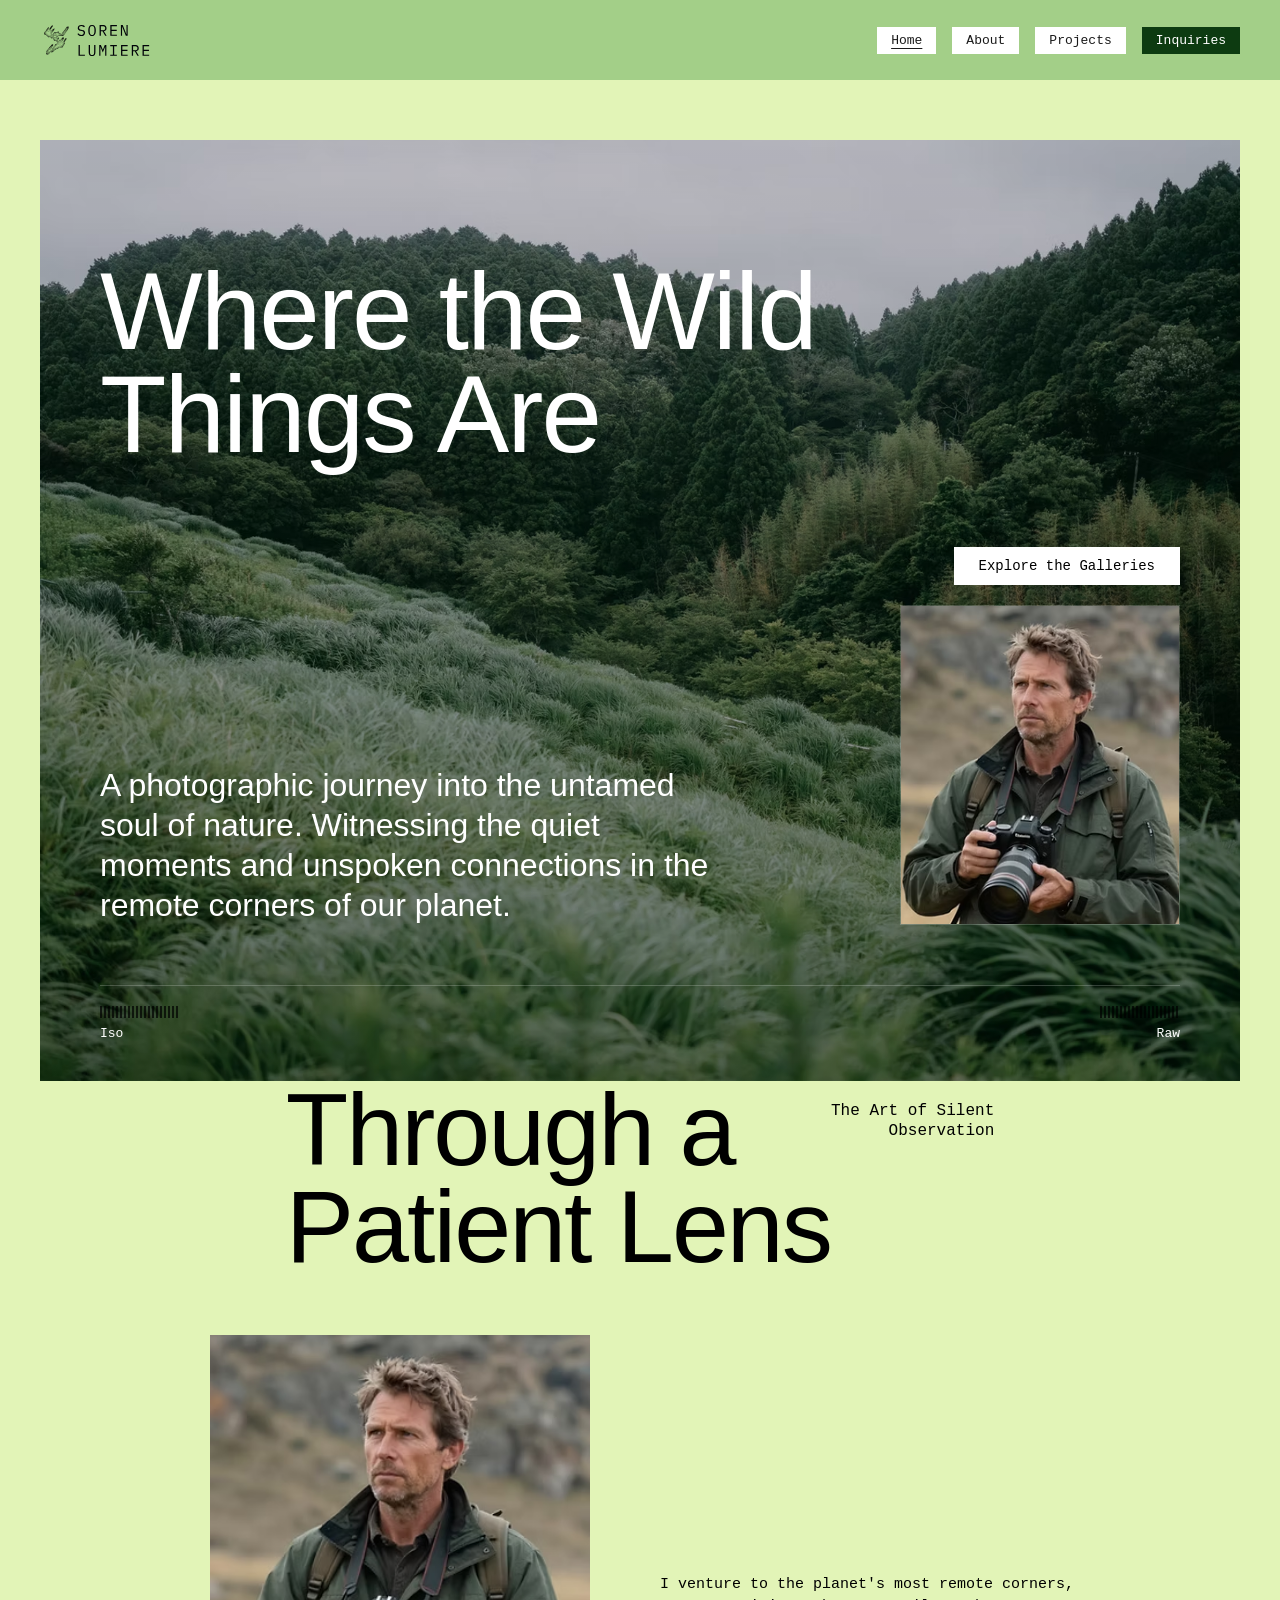
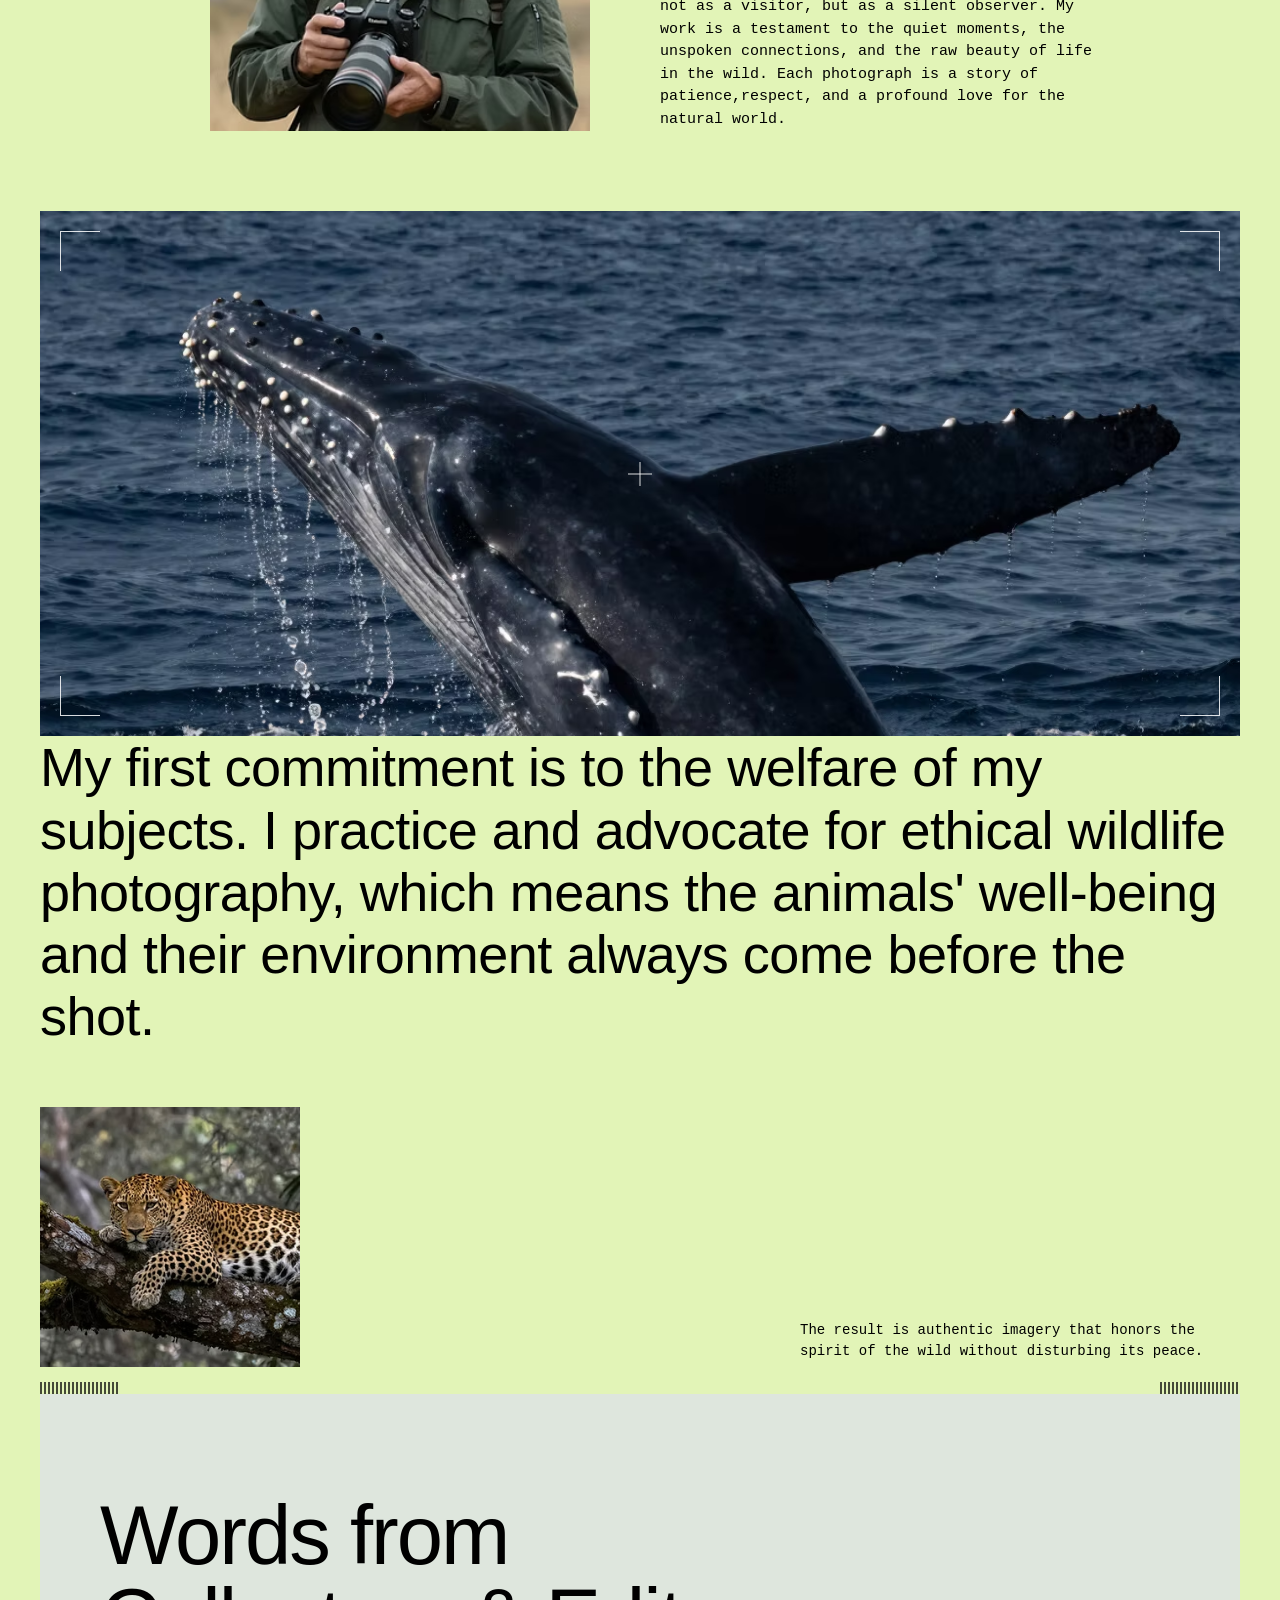
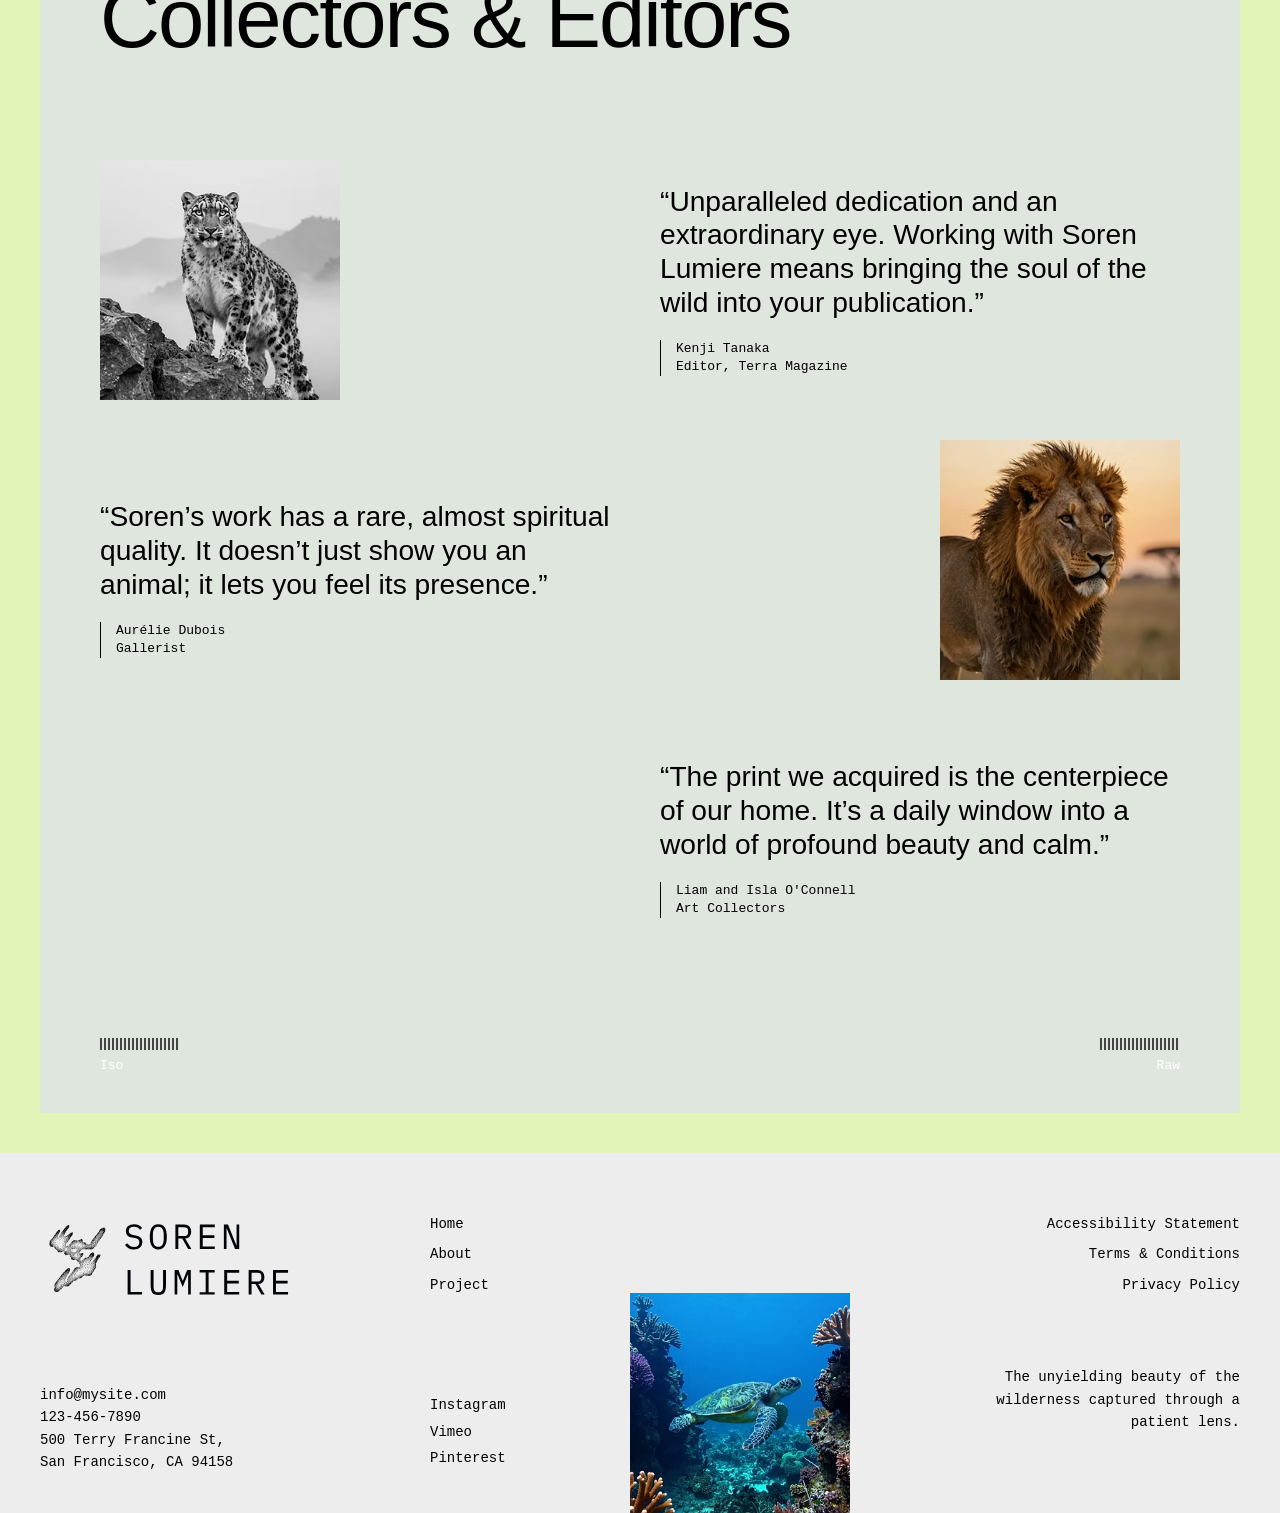
<file: index.html>
<!doctype html>
<html lang="en">
  <head>
    <meta charset="UTF-8" />
    <meta name="viewport" content="width=device-width, initial-scale=1.0" />
    <link rel="stylesheet" href="https://unpkg.com/aos@2.3.4/dist/aos.css" />
    <link rel="stylesheet" href="css/main.css" />
    <title>Home | Soren Lumiere</title>
  </head>
  <body class="home">
    <header class="navbar">
      <div class="logo-container">
        <img
          src="imgs/c837a6_9e94cdaf3948418981d28474df61018d.svg"
          alt="Soren Lumiere Logo"
          class="logo-img"
        />
      </div>
      <button class="menu-toggle" type="button" aria-label="Open navigation menu" aria-expanded="false" aria-controls="site-navigation">
        <span></span><span></span><span></span>
      </button>

      <nav class="nav-links" id="site-navigation">
        <a href="index.html" class="nav-item current-page">Home</a>
        <a href="about.html" class="nav-item">About</a>
        <a href="project.html" class="nav-item">Projects</a>
        <a href="job.html" class="nav-item btn-inquiries">Inquiries</a>
      </nav>
    </header>

    <main class="home-main-content">
      <section data-aos="fade-up" class="forest-hero-section">
        <div class="hero-content-container">
          <div class="hero-headline-block">
            <h1 class="hero-main-title">Where the Wild<br />Things Are</h1>
          </div>

          <div class="hero-lower-matrix">
            <div class="hero-intro-paragraph">
              <p>
                A photographic journey into the untamed soul of nature.
                Witnessing the quiet moments and unspoken connections in the
                remote corners of our planet.
              </p>
            </div>

            <div class="hero-portrait-group">
              <a href="project.html" class="explore-btn"
                >Explore the Galleries</a
              >

              <div class="photographer-portrait-box">
                <img
                  src="imgs/cam.avif"
                  alt="Photographer holding digital camera outdoors"
                  class="hero-portrait-img"
                />
              </div>
            </div>
          </div>

          <div class="hero-bottom-meta">
            <div class="meta-left">
              <div class="barcode-ornament"></div>
              <span class="meta-label">Iso</span>
            </div>
            <div class="meta-right">
              <div class="barcode-ornament"></div>
              <span class="meta-label">Raw</span>
            </div>
          </div>
        </div>
      </section>

      <section data-aos="fade-up" class="hero-text-grid">
        <h1 class="main-hero-title">Through a<br />Patient Lens</h1>
        <div class="side-tagline">
          <p>The Art of Silent<br />Observation</p>
        </div>
      </section>

      <section data-aos="fade-up" class="content-body-grid">
        <div class="portrait-wrapper">
          <img
            src="imgs/cam.avif"
            alt="Photographer with telephoto lens"
            class="portrait-img"
          />
        </div>
        <div class="intro-paragraph-box">
          <p>
            I venture to the planet's most remote corners, not as a visitor, but
            as a silent observer. My work is a testament to the quiet moments,
            the unspoken connections, and the raw beauty of life in the wild.
            Each photograph is a story of patience,respect, and a profound love
            for the natural world.
          </p>
        </div>
      </section>

      <section data-aos="fade-up" class="viewfinder-section">
        <div class="viewfinder-frame">
          <div class="whale-bg-layer"></div>
          <div class="camera-corner top-left"></div>
          <div class="camera-corner top-right"></div>
          <div class="camera-corner bottom-left"></div>
          <div class="camera-corner bottom-right"></div>

          <div class="camera-crosshair"></div>
        </div>
      </section>

      <section class="ethical-statement-section">
        <p class="ethical-headline">
          My first commitment is to the welfare of my subjects. I practice and
          advocate for ethical wildlife photography, which means the animals'
          well-being and their environment always come before the shot.
        </p>
      </section>

      <section class="leopard-content-grid">
        <div class="left-asset-group">
          <div class="leopard-wrapper">
            <img
              src="imgs/TIgre.avif"
              alt="Leopard resting on a tree branch"
              class="leopard-img"
            />
          </div>
          <div class="barcode-ornament"></div>
        </div>

        <div class="right-asset-group">
          <div class="peace-statement-box">
            <p>
              The result is authentic imagery that honors the spirit of the wild
              without disturbing its peace.
            </p>
          </div>
          <div class="barcode-ornament align-right"></div>
        </div>
      </section>

      <section class="reviews-section">
        <div class="reviews-header-row">
          <h2 class="reviews-title">Words from<br />Collectors & Editors</h2>
        </div>

        <div class="reviews-staggered-grid">
          <div class="grid-item item-image-left">
            <img
              src="imgs/snowy.avif"
              alt="Snow leopard on mountain rocks"
              class="review-display-img"
            />
          </div>

          <div class="grid-item item-quote-right">
            <blockquote class="testimonial-text">
              “Unparalleled dedication and an extraordinary eye. Working with
              Soren Lumiere means bringing the soul of the wild into your
              publication.”
            </blockquote>
            <div class="author-info">
              <span class="author-name">Kenji Tanaka</span>
              <span class="author-title">Editor, Terra Magazine</span>
            </div>
          </div>

          <div class="grid-item item-quote-left">
            <blockquote class="testimonial-text">
              “Soren’s work has a rare, almost spiritual quality. It doesn’t
              just show you an animal; it lets you feel its presence.”
            </blockquote>
            <div class="author-info">
              <span class="author-name">Aurélie Dubois</span>
              <span class="author-title">Gallerist</span>
            </div>
          </div>

          <div class="grid-item item-image-right">
            <img
              src="imgs/lion.avif"
              alt="Male lion looking into distance"
              class="review-display-img"
            />
          </div>

          <div class="grid-item item-quote-bottom-right">
            <blockquote class="testimonial-text">
              “The print we acquired is the centerpiece of our home. It’s a
              daily window into a world of profound beauty and calm.”
            </blockquote>
            <div class="author-info">
              <span class="author-name">Liam and Isla O'Connell</span>
              <span class="author-title">Art Collectors</span>
            </div>
          </div>
        </div>

        <div class="reviews-footer-meta">
          <div class="meta-left">
            <div class="barcode-ornament"></div>
            <span class="meta-label">Iso</span>
          </div>
          <div class="meta-right">
            <div class="barcode-ornament"></div>
            <span class="meta-label">Raw</span>
          </div>
        </div>
      </section>
    </main>

    <footer class="site-footer">
      <div class="footer-container">
        <div class="footer-column branding-col">
          <div class="logo-area">
            <img
              src="imgs/c837a6_9e94cdaf3948418981d28474df61018d.svg"
              alt="Soren Lumiere"
              class="brand-logo-img"
            />
          </div>
          <div class="contact-info">
            <p><a href="mailto:info@mysite.com">info@mysite.com</a></p>
            <p><a href="tel:123-456-7890">123-456-7890</a></p>
            <p>500 Terry Francine St,<br />San Francisco, CA 94158</p>
          </div>
        </div>

        <div class="footer-column center-col alignment-wrapper">
          <div class="center-links-stack">
            <nav class="footer-nav">
              <ul>
                <li><a href="index.html">Home</a></li>
                <li><a href="about.html">About</a></li>
                <li><a href="project.html">Project</a></li>
              </ul>
            </nav>
            <div class="social-links">
              <p><a href="#">Instagram</a></p>
              <p><a href="#">Vimeo</a></p>
              <p><a href="#">Pinterest</a></p>
            </div>
          </div>

          <div class="footer-media flush-bottom">
            <img
              src="imgs/ai-generated-IMAGE.avif"
              alt="Sea turtle swimming near coral reef"
              class="center-turtle-img"
            />
          </div>
        </div>

        <div class="footer-column utility-col">
          <nav class="utility-nav">
            <ul>
              <li><a href="#">Accessibility Statement</a></li>
              <li><a href="#">Terms & Conditions</a></li>
              <li><a href="#">Privacy Policy</a></li>
            </ul>
          </nav>
          <div class="footer-statement">
            <p>
              The unyielding beauty of the wilderness captured through a patient
              lens.
            </p>
          </div>
        </div>
      </div>
    </footer>

    <!-- AOS animations -->
    <script src="https://unpkg.com/aos@2.3.4/dist/aos.js"></script>

    <!-- Mobile burger menu + AOS -->
    <script>
      document.addEventListener("DOMContentLoaded", function () {
        const burger = document.querySelector(".menu-toggle");
        const nav = document.querySelector(".nav-links");

        if (burger && nav) {
          burger.addEventListener("click", function () {
            const isOpen = burger.classList.toggle("active");
            nav.classList.toggle("active", isOpen);
            burger.setAttribute("aria-expanded", isOpen);
            burger.setAttribute("aria-label", isOpen ? "Close navigation menu" : "Open navigation menu");
          });

          nav.querySelectorAll("a").forEach(function (link) {
            link.addEventListener("click", function () {
              burger.classList.remove("active");
              nav.classList.remove("active");
              burger.setAttribute("aria-expanded", "false");
              burger.setAttribute("aria-label", "Open navigation menu");
            });
          });

          document.addEventListener("click", function (event) {
            if (!burger.contains(event.target) && !nav.contains(event.target)) {
              burger.classList.remove("active");
              nav.classList.remove("active");
              burger.setAttribute("aria-expanded", "false");
              burger.setAttribute("aria-label", "Open navigation menu");
            }
          });

          window.addEventListener("resize", function () {
            if (window.innerWidth > 768) {
              burger.classList.remove("active");
              nav.classList.remove("active");
              burger.setAttribute("aria-expanded", "false");
              burger.setAttribute("aria-label", "Open navigation menu");
            }
          });
        }

        AOS.init({
          duration: 800,
          easing: "ease-out-cubic",
          once: true,
          offset: 80
        });
      });
    </script>
  </body>
</html>
</file>
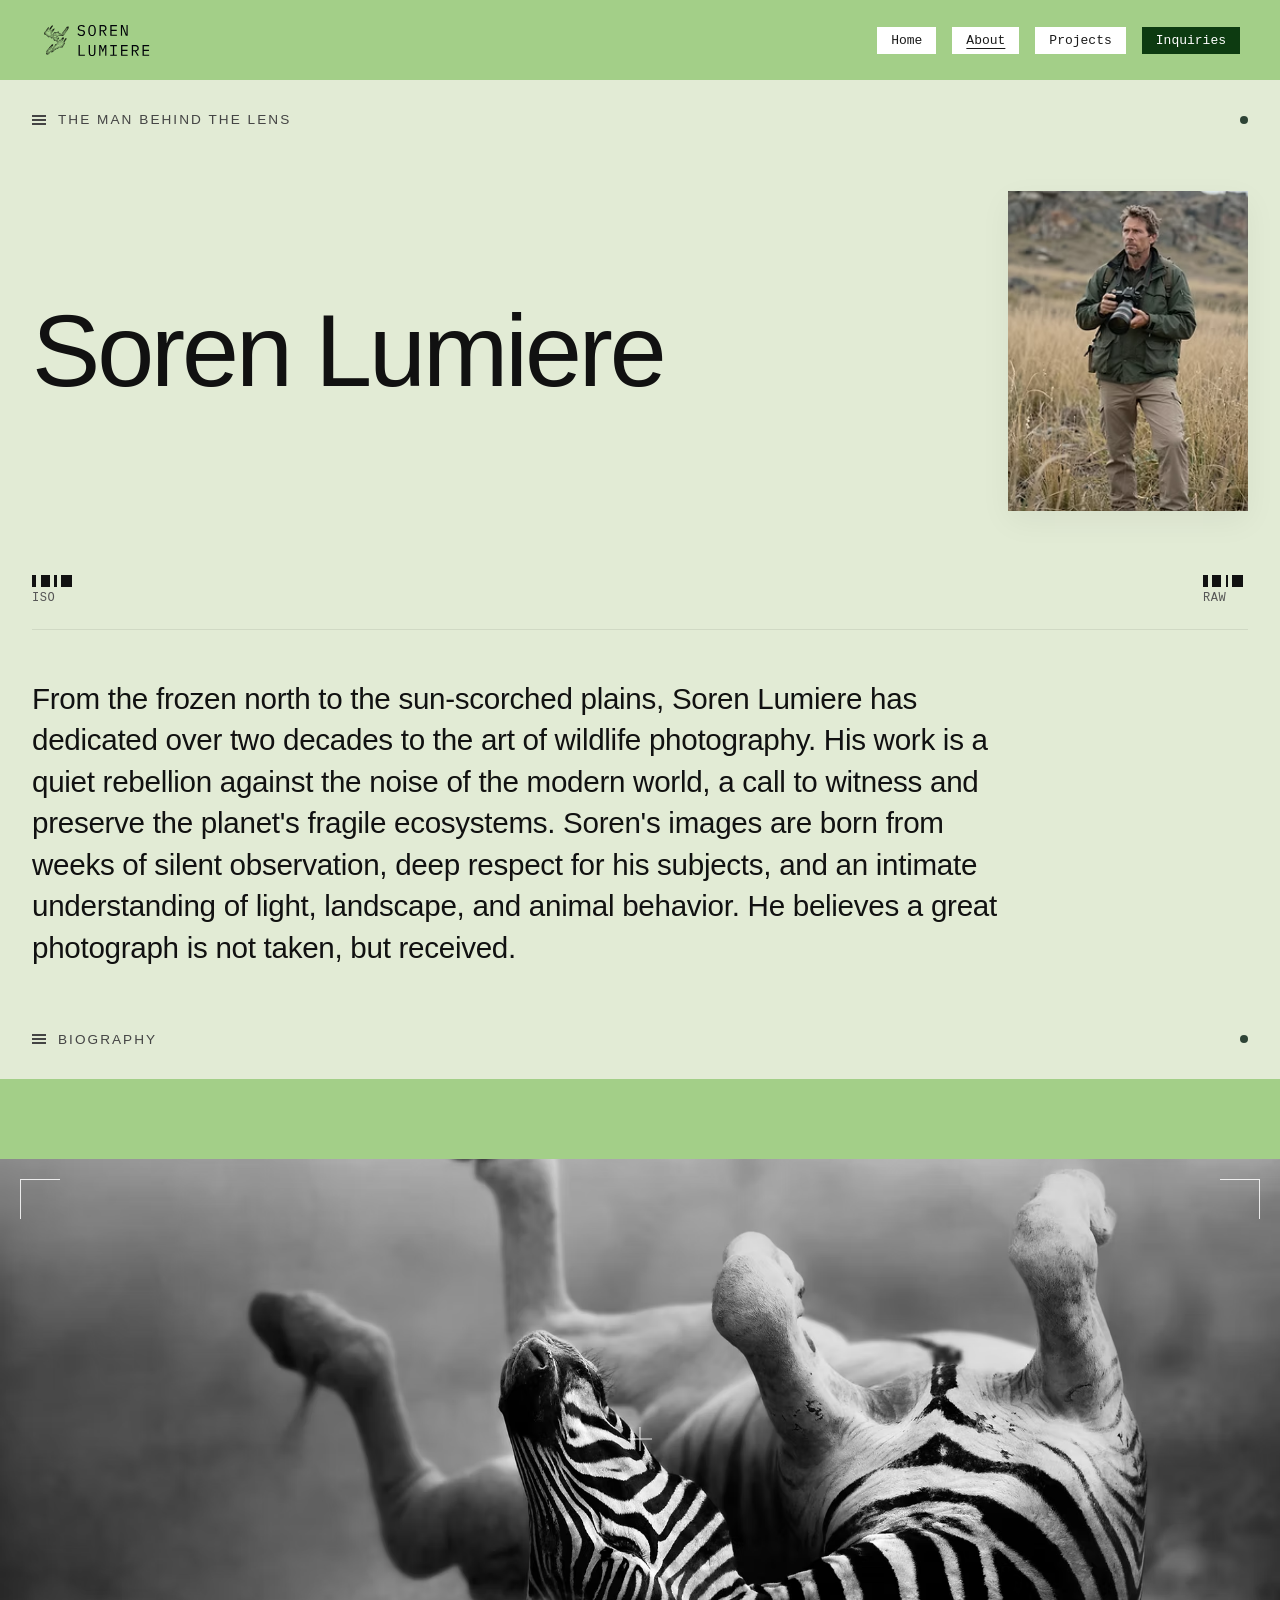
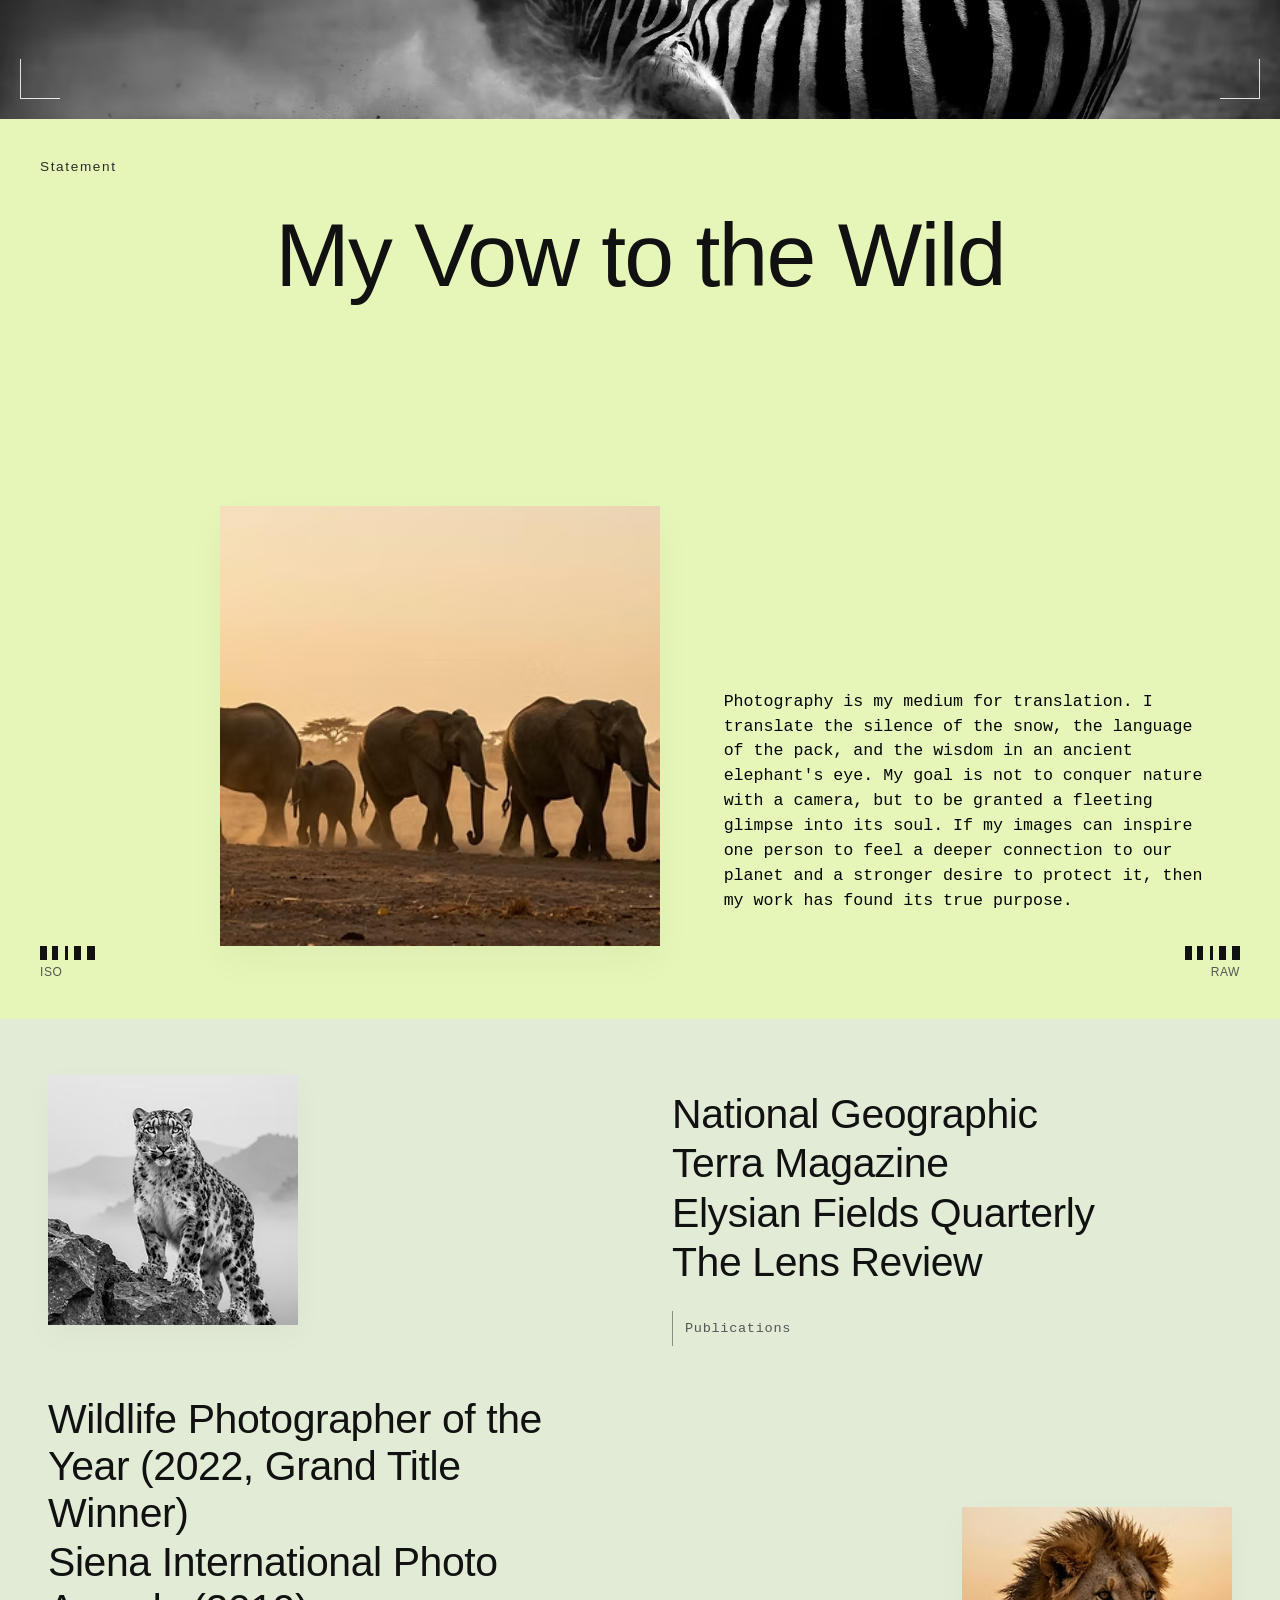
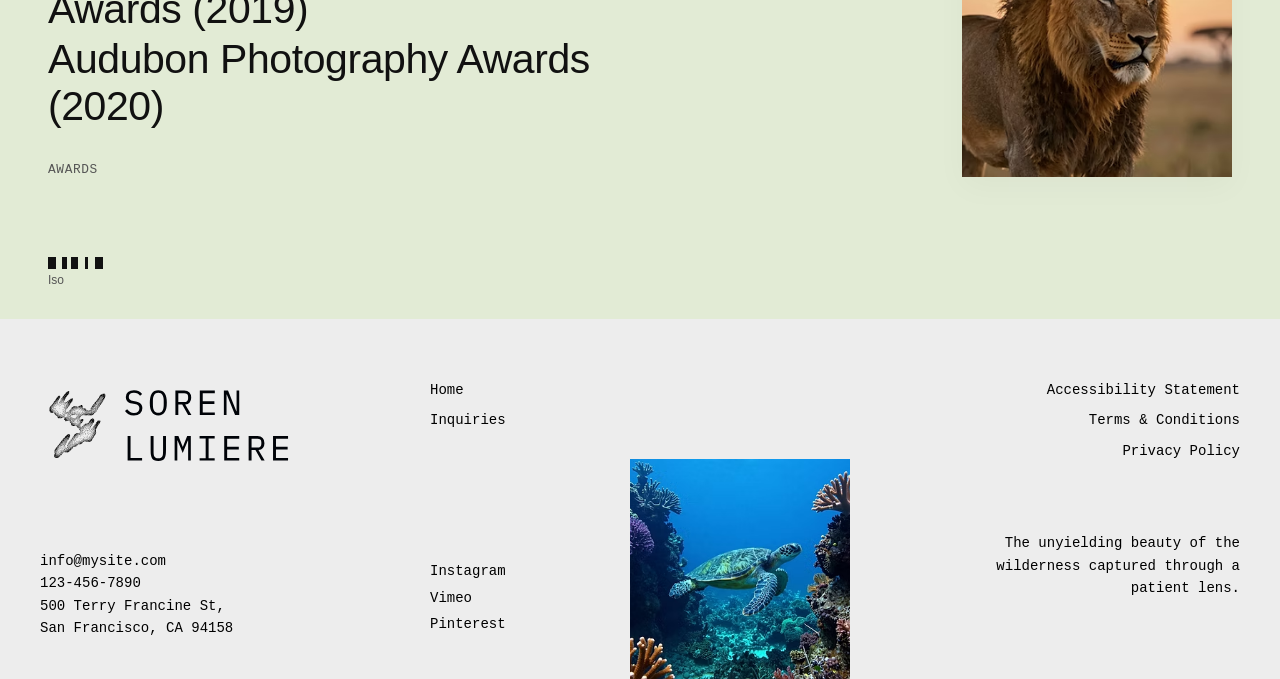
<file: about.html>
<!doctype html>
<html lang="en">
  <head>
    <meta charset="UTF-8" />
    <meta name="viewport" content="width=device-width, initial-scale=1.0" />
    <link rel="stylesheet" href="https://unpkg.com/aos@2.3.4/dist/aos.css" />
    <link rel="stylesheet" href="css/main.css" />
    <title>About | Soren Lumiere</title>
  </head>
  <body class="about">
    <header class="navbar">
      <div class="logo-container">
        <img
          src="imgs/c837a6_9e94cdaf3948418981d28474df61018d.svg"
          alt="Soren Lumiere Logo"
          class="logo-img"
        />
      </div>
      <button class="menu-toggle" type="button" aria-label="Open navigation menu" aria-expanded="false" aria-controls="site-navigation">
        <span></span><span></span><span></span>
      </button>

      <nav class="nav-links" id="site-navigation">
        <a href="index.html" class="nav-item">Home</a>
        <a href="about.html" class="nav-item current-page">About</a>
        <a href="project.html" class="nav-item">Projects</a>
        <a href="job.html" class="nav-item btn-inquiries">Inquiries</a>
      </nav>
    </header>

    <main>
      <section data-aos="fade-up" class="about-container">
        <div class="about-context">
          <div class="context-left">
            <span class="icon-menu"></span>
            <span class="context-text">The Man Behind the Lens</span>
          </div>
          <div class="context-right">
            <span class="dot-indicator"></span>
          </div>
        </div>

        <div class="about-hero">
          <h1 class="artist-name">Soren Lumiere</h1>
          <div class="hero-profile-img">
            <img
              src="imgs/Cam big.avif"
              alt="Soren Lumiere - Wildlife Photographer"
            />
          </div>
        </div>

        <div class="about-meta">
          <div class="meta-iso">
            <span class="barcode-icon"></span>
            <span class="meta-label">Iso</span>
          </div>
          <div class="meta-raw">
            <span class="barcode-icon"></span>
            <span class="meta-label">Raw</span>
          </div>
        </div>

        <div class="about-biography">
          <p class="bio-text">
            From the frozen north to the sun-scorched plains, Soren Lumiere has
            dedicated over two decades to the art of wildlife photography. His
            work is a quiet rebellion against the noise of the modern world, a
            call to witness and preserve the planet's fragile ecosystems.
            Soren's images are born from weeks of silent observation, deep
            respect for his subjects, and an intimate understanding of light,
            landscape, and animal behavior. He believes a great photograph is
            not taken, but received.
          </p>
        </div>

        <div class="about-footer-context">
          <div class="context-left">
            <span class="icon-menu"></span>
            <span class="context-text">Biography</span>
          </div>
          <div class="context-right">
            <span class="dot-indicator"></span>
          </div>
        </div>
      </section>
      <section data-aos="fade-up" class="viewfinder-section">
        <div class="viewfinder-frame">
          <div class="zebra-bg-layer"></div>
          <div class="camera-corner top-left"></div>
          <div class="camera-corner top-right"></div>
          <div class="camera-corner bottom-left"></div>
          <div class="camera-corner bottom-right"></div>

          <div class="camera-crosshair"></div>
        </div>
      </section>

      <section data-aos="fade-up" class="vow-section">
        <div class="vow-top-bar">
          <span class="vow-label">Statement</span>
        </div>

        <h2 class="vow-heading">My Vow to the Wild</h2>

        <div class="vow-grid">
          <div class="vow-image-box">
            <img
              src="imgs/elephants.avif"
              alt="Elephants walking on the plains"
            />
          </div>

          <div class="vow-description-box">
            <p class="vow-text">
              Photography is my medium for translation. I translate the silence
              of the snow, the language of the pack, and the wisdom in an
              ancient elephant's eye. My goal is not to conquer nature with a
              camera, but to be granted a fleeting glimpse into its soul. If my
              images can inspire one person to feel a deeper connection to our
              planet and a stronger desire to protect it, then my work has found
              its true purpose.
            </p>
          </div>
        </div>

        <div class="vow-meta-bar">
          <div class="meta-item item-iso">
            <span class="barcode-graphic"></span>
            <span class="meta-text">Iso</span>
          </div>
          <div class="meta-item item-raw">
            <span class="barcode-graphic"></span>
            <span class="meta-text">Raw</span>
          </div>
        </div>
      </section>

      <section data-aos="fade-up" class="publications-awards-section">
        <div class="content-row row-top">
          <div class="media-container leopard-box">
            <img
              src="imgs/snowy.avif"
              alt="Leopard on snowy rocks"
              class="bw-filter"
            />
          </div>

          <div class="text-group publications-group">
            <ul class="clean-list dynamic-heading-list">
              <li>National Geographic</li>
              <li>Terra Magazine</li>
              <li>Elysian Fields Quarterly</li>
              <li>The Lens Review</li>
            </ul>
            <div class="section-label-marker">
              <span class="vertical-line"></span>
              <span class="label-text-mono">Publications</span>
            </div>
          </div>
        </div>

        <div class="content-row row-bottom">
          <div class="text-group awards-group">
            <ul class="clean-list dynamic-heading-list">
              <li>
                Wildlife Photographer of the Year (2022, Grand Title Winner)
              </li>
              <li>Siena International Photo Awards (2019)</li>
              <li>Audubon Photography Awards (2020)</li>
            </ul>
            <div class="section-label-marker horizontal-marker">
              <span class="label-text-mono">AWARDS</span>
            </div>
          </div>

          <div class="media-container lion-box">
            <img src="imgs/lion.avif" alt="Lion portrait" />
          </div>
        </div>

        <div class="camera-footer-metadata">
          <div class="meta-block">
            <span class="barcode-graphic-strip"></span>
            <span class="meta-tag">Iso</span>
          </div>
        </div>
      </section>
    </main>

    <footer class="site-footer">
      <div class="footer-container">
        <div class="footer-column branding-col">
          <div class="logo-area">
            <img
              src="imgs/c837a6_9e94cdaf3948418981d28474df61018d.svg"
              alt="Soren Lumiere"
              class="brand-logo-img"
            />
          </div>
          <div class="contact-info">
            <p><a href="mailto:info@mysite.com">info@mysite.com</a></p>
            <p><a href="tel:123-456-7890">123-456-7890</a></p>
            <p>500 Terry Francine St,<br />San Francisco, CA 94158</p>
          </div>
        </div>

        <div class="footer-column center-col alignment-wrapper">
          <div class="center-links-stack">
            <nav class="footer-nav">
              <ul>
                <li><a href="index.html">Home</a></li>
                <li><a href="job.html">Inquiries</a></li>
              </ul>
            </nav>
            <div class="social-links">
              <p><a href="#">Instagram</a></p>
              <p><a href="#">Vimeo</a></p>
              <p><a href="#">Pinterest</a></p>
            </div>
          </div>

          <div class="footer-media flush-bottom">
            <img
              src="imgs/ai-generated-IMAGE.avif"
              alt="Sea turtle swimming near coral reef"
              class="center-turtle-img"
            />
          </div>
        </div>

        <div class="footer-column utility-col">
          <nav class="utility-nav">
            <ul>
              <li><a href="#">Accessibility Statement</a></li>
              <li><a href="#">Terms & Conditions</a></li>
              <li><a href="#">Privacy Policy</a></li>
            </ul>
          </nav>
          <div class="footer-statement">
            <p>
              The unyielding beauty of the wilderness captured through a patient
              lens.
            </p>
          </div>
        </div>
      </div>
    </footer>

    <!-- AOS animations -->
    <script src="https://unpkg.com/aos@2.3.4/dist/aos.js"></script>

    <!-- Mobile burger menu + AOS -->
    <script>
      document.addEventListener("DOMContentLoaded", function () {
        const burger = document.querySelector(".menu-toggle");
        const nav = document.querySelector(".nav-links");

        if (burger && nav) {
          burger.addEventListener("click", function () {
            const isOpen = burger.classList.toggle("active");
            nav.classList.toggle("active", isOpen);
            burger.setAttribute("aria-expanded", isOpen);
            burger.setAttribute("aria-label", isOpen ? "Close navigation menu" : "Open navigation menu");
          });

          nav.querySelectorAll("a").forEach(function (link) {
            link.addEventListener("click", function () {
              burger.classList.remove("active");
              nav.classList.remove("active");
              burger.setAttribute("aria-expanded", "false");
              burger.setAttribute("aria-label", "Open navigation menu");
            });
          });

          document.addEventListener("click", function (event) {
            if (!burger.contains(event.target) && !nav.contains(event.target)) {
              burger.classList.remove("active");
              nav.classList.remove("active");
              burger.setAttribute("aria-expanded", "false");
              burger.setAttribute("aria-label", "Open navigation menu");
            }
          });

          window.addEventListener("resize", function () {
            if (window.innerWidth > 768) {
              burger.classList.remove("active");
              nav.classList.remove("active");
              burger.setAttribute("aria-expanded", "false");
              burger.setAttribute("aria-label", "Open navigation menu");
            }
          });
        }

        AOS.init({
          duration: 800,
          easing: "ease-out-cubic",
          once: true,
          offset: 80
        });
      });
    </script>
  </body>
</html>
</file>
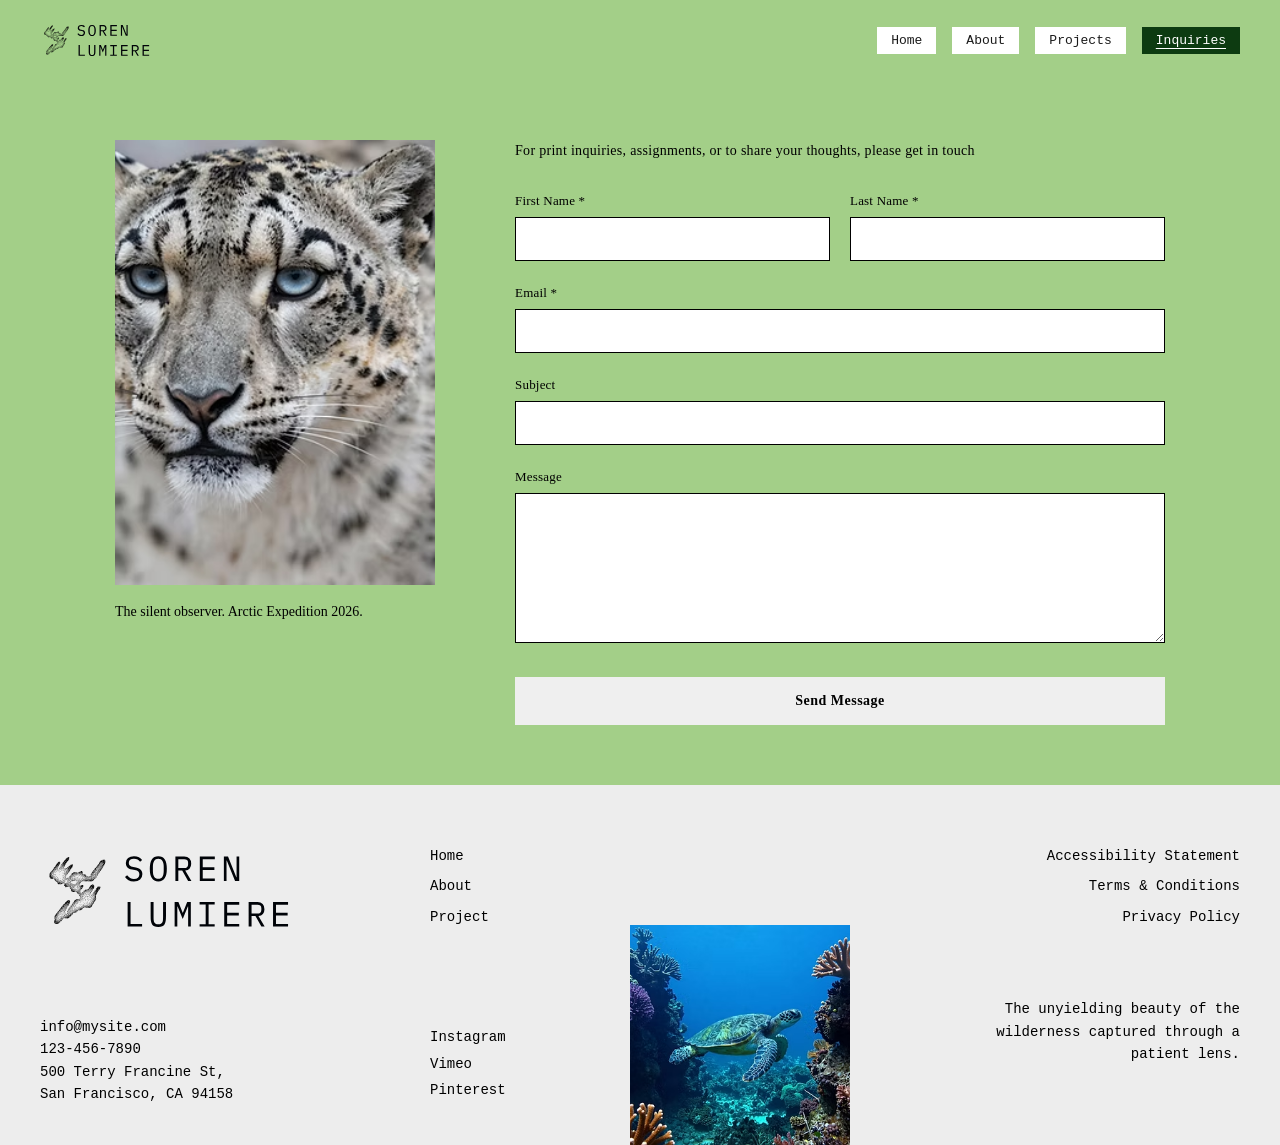
<file: job.html>
<!doctype html>
<html lang="en">
  <head>
    <meta charset="UTF-8" />
    <meta name="viewport" content="width=device-width, initial-scale=1.0" />
    <link rel="stylesheet" href="https://unpkg.com/aos@2.3.4/dist/aos.css" />
    <link rel="stylesheet" href="css/main.css" />
    <title>Document</title>
  </head>
  <body class="about">
    <header class="navbar">
      <div class="logo-container">
        <img
          src="imgs/c837a6_9e94cdaf3948418981d28474df61018d.svg"
          alt="Soren Lumiere Logo"
          class="logo-img"
        />
      </div>
      <button class="menu-toggle" type="button" aria-label="Open navigation menu" aria-expanded="false" aria-controls="site-navigation">
        <span></span><span></span><span></span>
      </button>

      <nav class="nav-links" id="site-navigation">
        <a href="index.html" class="nav-item">Home</a>
        <a href="about.html" class="nav-item">About</a>
        <a href="project.html" class="nav-item">Projects</a>
        <a href="job.html" class="nav-item btn-inquiries current-page"
          >Inquiries</a
        >
      </nav>
    </header>
    <main class="contact-container">
      <section data-aos="fade-up" class="profile-block">
        <img src="imgs/TUger.avif" alt="Snow leopard closeup" />
        <p class="profile-caption">
          The silent observer. Arctic Expedition 2026.
        </p>
      </section>

      <section data-aos="fade-up" class="form-block">
        <p class="form-intro">
          For print inquiries, assignments, or to share your thoughts, please
          get in touch
        </p>

        <form action="#" method="POST" class="inquiry-form">
          <div class="name-fields-row">
            <div class="form-field">
              <label for="first-name">First Name *</label>
              <input type="text" id="first-name" name="first-name" required />
            </div>

            <div class="form-field">
              <label for="last-name">Last Name *</label>
              <input type="text" id="last-name" name="last-name" required />
            </div>
          </div>

          <div class="form-field">
            <label for="email">Email *</label>
            <input type="email" id="email" name="email" required />
          </div>

          <div class="form-field">
            <label for="subject">Subject</label>
            <input type="text" id="subject" name="subject" />
          </div>

          <div class="form-field">
            <label for="message">Message</label>
            <textarea id="message" name="message"></textarea>
          </div>

          <button type="submit" class="submit-button">Send Message</button>
        </form>
      </section>
    </main>
    <footer class="site-footer">
      <div class="footer-container">
        <div class="footer-column branding-col">
          <div class="logo-area">
            <img
              src="imgs/c837a6_9e94cdaf3948418981d28474df61018d.svg"
              alt="Soren Lumiere"
              class="brand-logo-img"
            />
          </div>
          <div class="contact-info">
            <p><a href="mailto:info@mysite.com">info@mysite.com</a></p>
            <p><a href="tel:123-456-7890">123-456-7890</a></p>
            <p>500 Terry Francine St,<br />San Francisco, CA 94158</p>
          </div>
        </div>

        <div class="footer-column center-col alignment-wrapper">
          <div class="center-links-stack">
            <nav class="footer-nav">
              <ul>
                <li><a href="index.html">Home</a></li>
                <li><a href="about.html">About</a></li>
                <li><a href="project.html">Project</a></li>
              </ul>
            </nav>
            <div class="social-links">
              <p><a href="#">Instagram</a></p>
              <p><a href="#">Vimeo</a></p>
              <p><a href="#">Pinterest</a></p>
            </div>
          </div>

          <div class="footer-media flush-bottom">
            <img
              src="imgs/ai-generated-IMAGE.avif"
              alt="Sea turtle swimming near coral reef"
              class="center-turtle-img"
            />
          </div>
        </div>

        <div class="footer-column utility-col">
          <nav class="utility-nav">
            <ul>
              <li><a href="#">Accessibility Statement</a></li>
              <li><a href="#">Terms & Conditions</a></li>
              <li><a href="#">Privacy Policy</a></li>
            </ul>
          </nav>
          <div class="footer-statement">
            <p>
              The unyielding beauty of the wilderness captured through a patient
              lens.
            </p>
          </div>
        </div>
      </div>
    </footer>

    <!-- AOS animations -->
    <script src="https://unpkg.com/aos@2.3.4/dist/aos.js"></script>

    <!-- Mobile burger menu + AOS -->
    <script>
      document.addEventListener("DOMContentLoaded", function () {
        const burger = document.querySelector(".menu-toggle");
        const nav = document.querySelector(".nav-links");

        if (burger && nav) {
          burger.addEventListener("click", function () {
            const isOpen = burger.classList.toggle("active");
            nav.classList.toggle("active", isOpen);
            burger.setAttribute("aria-expanded", isOpen);
            burger.setAttribute("aria-label", isOpen ? "Close navigation menu" : "Open navigation menu");
          });

          nav.querySelectorAll("a").forEach(function (link) {
            link.addEventListener("click", function () {
              burger.classList.remove("active");
              nav.classList.remove("active");
              burger.setAttribute("aria-expanded", "false");
              burger.setAttribute("aria-label", "Open navigation menu");
            });
          });

          document.addEventListener("click", function (event) {
            if (!burger.contains(event.target) && !nav.contains(event.target)) {
              burger.classList.remove("active");
              nav.classList.remove("active");
              burger.setAttribute("aria-expanded", "false");
              burger.setAttribute("aria-label", "Open navigation menu");
            }
          });

          window.addEventListener("resize", function () {
            if (window.innerWidth > 768) {
              burger.classList.remove("active");
              nav.classList.remove("active");
              burger.setAttribute("aria-expanded", "false");
              burger.setAttribute("aria-label", "Open navigation menu");
            }
          });
        }

        AOS.init({
          duration: 800,
          easing: "ease-out-cubic",
          once: true,
          offset: 80
        });
      });
    </script>
  </body>
</html>
</file>
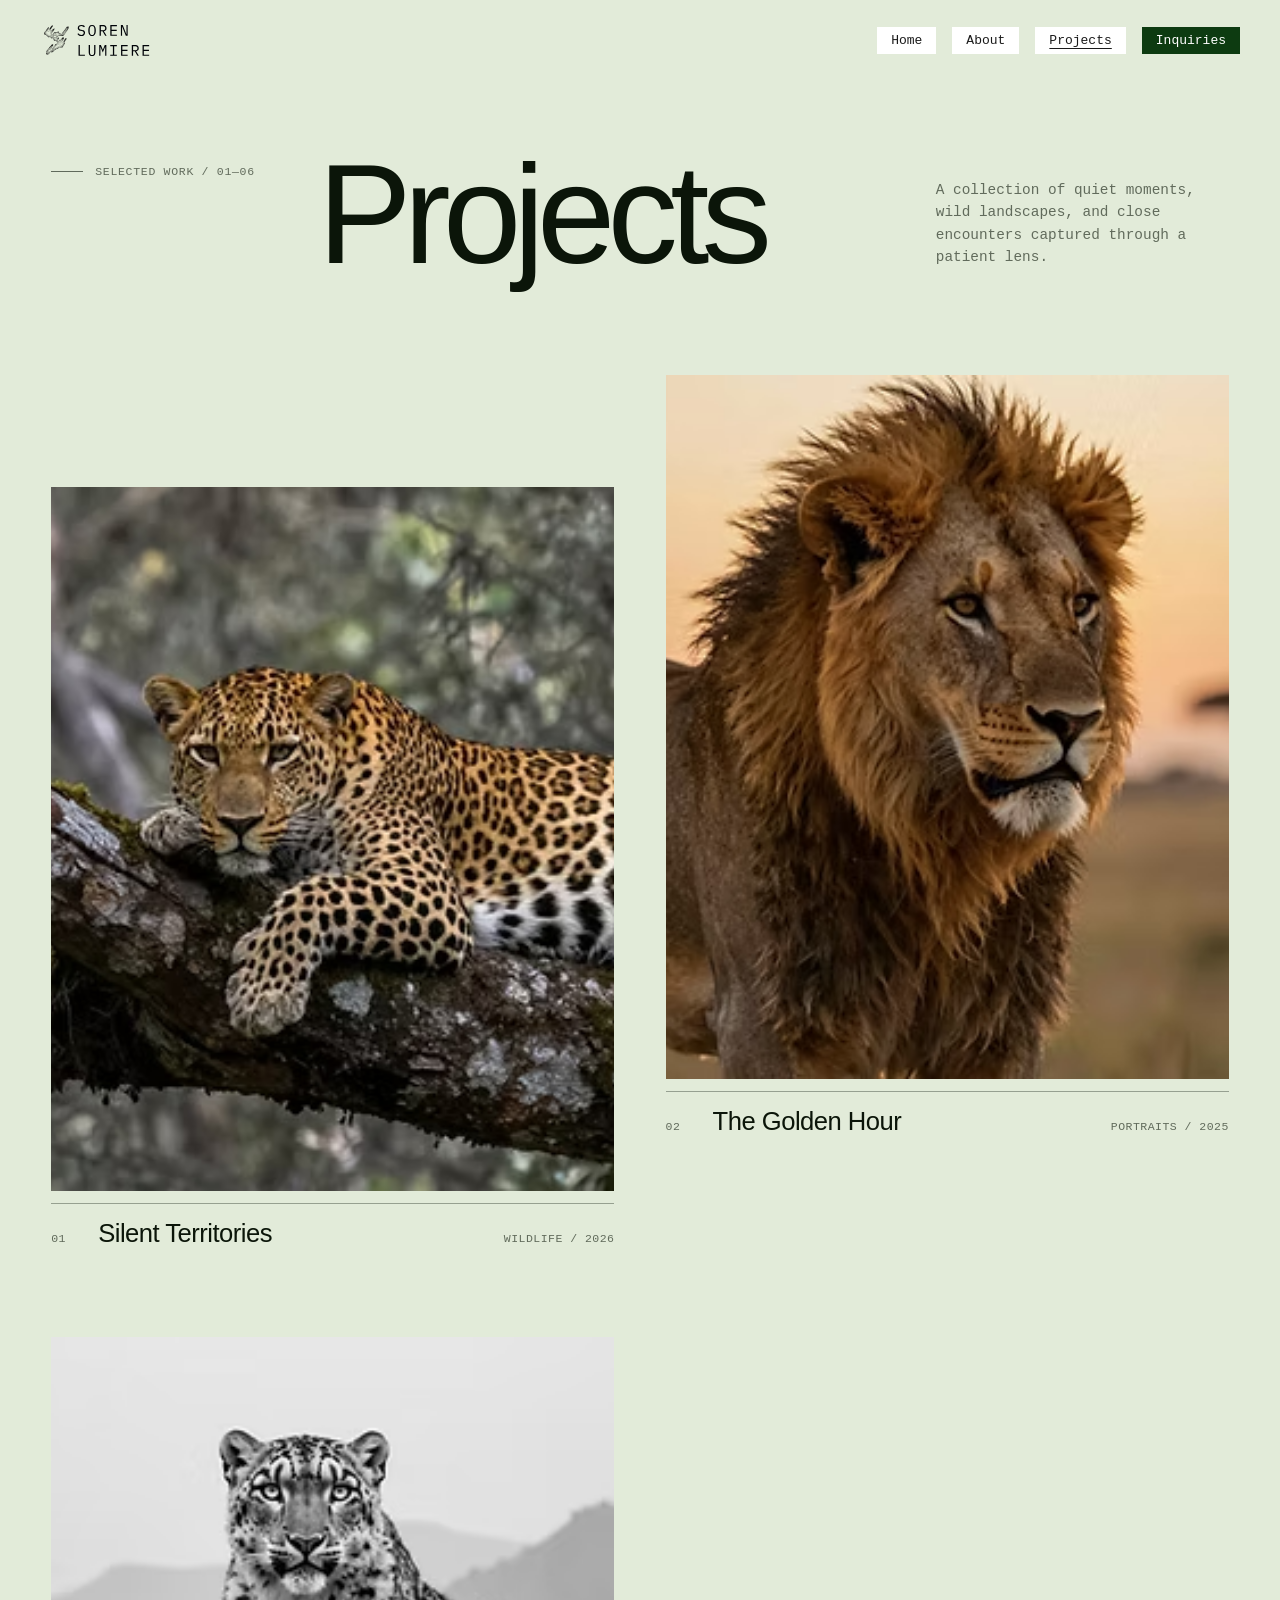
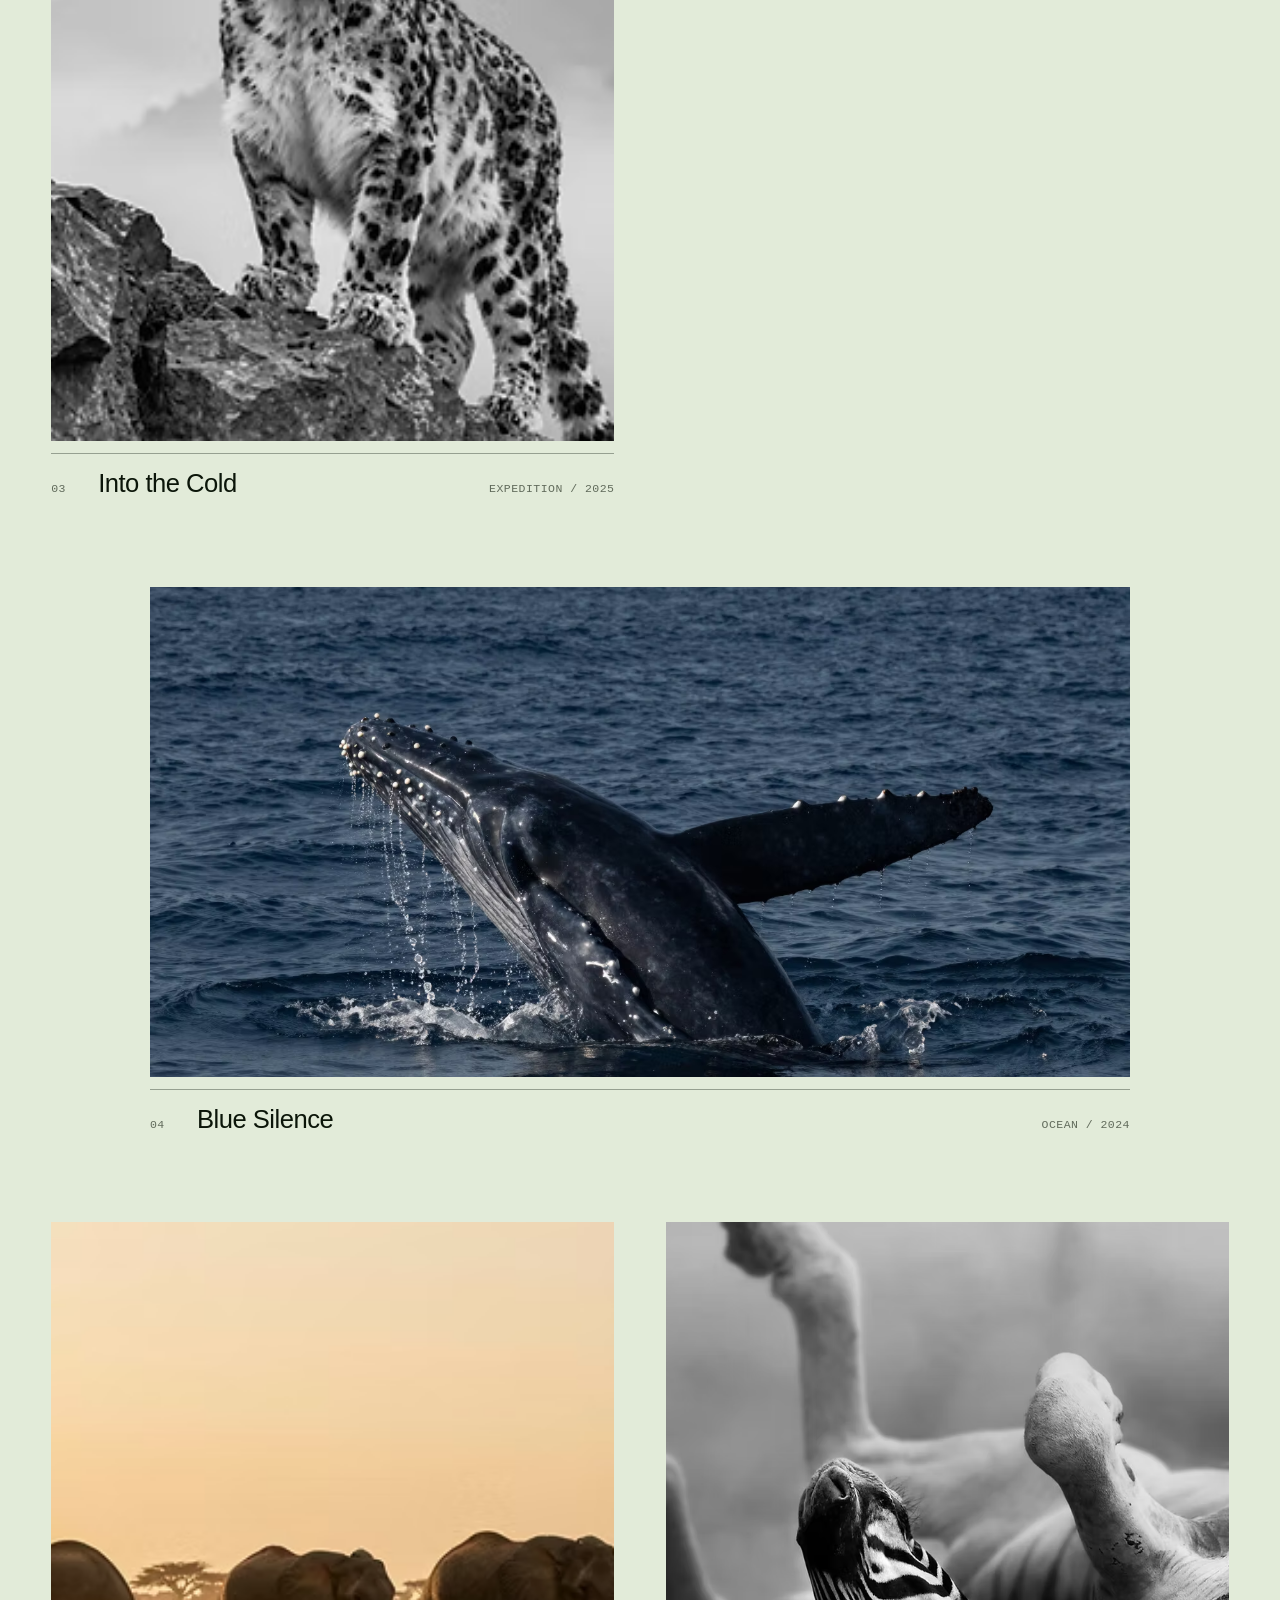
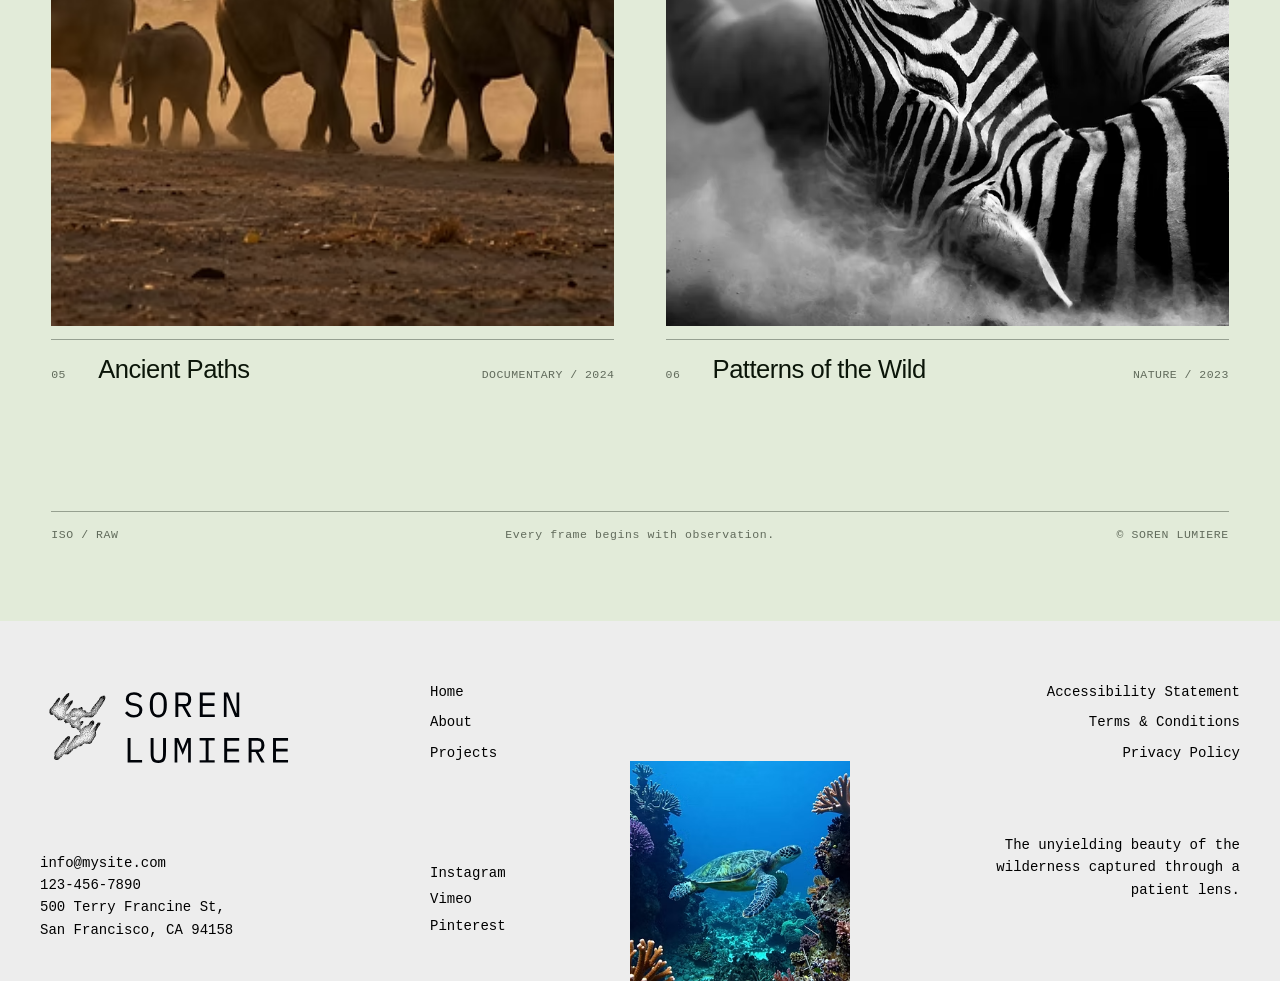
<file: project.html>
<!doctype html>
<html lang="en">
  <head>
    <meta charset="UTF-8" />
    <meta name="viewport" content="width=device-width, initial-scale=1.0" />
    <link rel="stylesheet" href="https://unpkg.com/aos@2.3.4/dist/aos.css" />
    <link rel="stylesheet" href="css/main.css" />
    <title>Projects | Soren Lumiere</title>
  </head>

  <body class="projects-page">
    <header class="navbar">
      <div class="logo-container">
        <img
          src="imgs/c837a6_9e94cdaf3948418981d28474df61018d.svg"
          alt="Soren Lumiere Logo"
          class="logo-img"
        />
      </div>

      <button class="menu-toggle" type="button" aria-label="Open navigation menu" aria-expanded="false" aria-controls="site-navigation">
        <span></span><span></span><span></span>
      </button>

      <nav class="nav-links" id="site-navigation">
        <a href="index.html" class="nav-item">Home</a>
        <a href="about.html" class="nav-item">About</a>
        <a href="project.html" class="nav-item current-page">Projects</a>
        <a href="job.html" class="nav-item btn-inquiries">Inquiries</a>
      </nav>
    </header>

    <main class="projects-main">
      <section data-aos="fade-up" class="projects-intro">
        <div class="projects-label">
          <span class="projects-label-line"></span>
          <span>Selected Work / 01—06</span>
        </div>
        <h1>Projects</h1>
        <p>
          A collection of quiet moments, wild landscapes, and close encounters
          captured through a patient lens.
        </p>
      </section>

      <section
        class="projects-gallery"
        aria-label="Wildlife photography projects"
      >
        <a data-aos="fade-up" class="project-card project-card-large" href="#project-01">
          <div class="project-image">
            <img src="imgs/TIgre.avif" alt="Wild tiger resting in nature" />
          </div>
          <div class="project-info">
            <span>01</span>
            <h2>Silent Territories</h2>
            <span>Wildlife / 2026</span>
          </div>
        </a>

        <a class="project-card" href="#project-02">
          <div class="project-image">
            <img src="imgs/lion.avif" alt="Lion portrait" />
          </div>
          <div class="project-info">
            <span>02</span>
            <h2>The Golden Hour</h2>
            <span>Portraits / 2025</span>
          </div>
        </a>

        <a class="project-card" href="#project-03">
          <div class="project-image">
            <img src="imgs/snowy.avif" alt="Snowy leopard in the mountains" />
          </div>
          <div class="project-info">
            <span>03</span>
            <h2>Into the Cold</h2>
            <span>Expedition / 2025</span>
          </div>
        </a>

        <a data-aos="fade-up" class="project-card project-card-wide" href="#project-04">
          <div class="project-image">
            <img src="imgs/whale.avif" alt="Whale in the ocean" />
          </div>
          <div class="project-info">
            <span>04</span>
            <h2>Blue Silence</h2>
            <span>Ocean / 2024</span>
          </div>
        </a>

        <a class="project-card" href="#project-05">
          <div class="project-image">
            <img
              src="imgs/elephants.avif"
              alt="Elephants walking across a landscape"
            />
          </div>
          <div class="project-info">
            <span>05</span>
            <h2>Ancient Paths</h2>
            <span>Documentary / 2024</span>
          </div>
        </a>

        <a class="project-card" href="#project-06">
          <div class="project-image">
            <img src="imgs/Zebra.avif" alt="Zebra in the wild" />
          </div>
          <div class="project-info">
            <span>06</span>
            <h2>Patterns of the Wild</h2>
            <span>Nature / 2023</span>
          </div>
        </a>
      </section>

      <section data-aos="fade-up" class="projects-closing">
        <span>ISO / RAW</span>
        <p>Every frame begins with observation.</p>
        <span>© Soren Lumiere</span>
      </section>
    </main>

    <footer class="site-footer">
      <div class="footer-container">
        <div class="footer-column branding-col">
          <div class="logo-area">
            <img
              src="imgs/c837a6_9e94cdaf3948418981d28474df61018d.svg"
              alt="Soren Lumiere"
              class="brand-logo-img"
            />
          </div>
          <div class="contact-info">
            <p><a href="mailto:info@mysite.com">info@mysite.com</a></p>
            <p><a href="tel:123-456-7890">123-456-7890</a></p>
            <p>500 Terry Francine St,<br />San Francisco, CA 94158</p>
          </div>
        </div>

        <div class="footer-column center-col alignment-wrapper">
          <div class="center-links-stack">
            <nav class="footer-nav">
              <ul>
                <li><a href="index.html">Home</a></li>
                <li><a href="about.html">About</a></li>
                <li><a href="project.html">Projects</a></li>
              </ul>
            </nav>
            <div class="social-links">
              <p><a href="#">Instagram</a></p>
              <p><a href="#">Vimeo</a></p>
              <p><a href="#">Pinterest</a></p>
            </div>
          </div>

          <div class="footer-media flush-bottom">
            <img
              src="imgs/ai-generated-IMAGE.avif"
              alt="Sea turtle swimming near coral reef"
              class="center-turtle-img"
            />
          </div>
        </div>

        <div class="footer-column utility-col">
          <nav class="utility-nav">
            <ul>
              <li><a href="#">Accessibility Statement</a></li>
              <li><a href="#">Terms & Conditions</a></li>
              <li><a href="#">Privacy Policy</a></li>
            </ul>
          </nav>
          <div class="footer-statement">
            <p>
              The unyielding beauty of the wilderness captured through a patient
              lens.
            </p>
          </div>
        </div>
      </div>
    </footer>

    <!-- AOS animations -->
    <script src="https://unpkg.com/aos@2.3.4/dist/aos.js"></script>

    <!-- Mobile burger menu + AOS -->
    <script>
      document.addEventListener("DOMContentLoaded", function () {
        const burger = document.querySelector(".menu-toggle");
        const nav = document.querySelector(".nav-links");

        if (burger && nav) {
          burger.addEventListener("click", function () {
            const isOpen = burger.classList.toggle("active");
            nav.classList.toggle("active", isOpen);
            burger.setAttribute("aria-expanded", isOpen);
            burger.setAttribute("aria-label", isOpen ? "Close navigation menu" : "Open navigation menu");
          });

          nav.querySelectorAll("a").forEach(function (link) {
            link.addEventListener("click", function () {
              burger.classList.remove("active");
              nav.classList.remove("active");
              burger.setAttribute("aria-expanded", "false");
              burger.setAttribute("aria-label", "Open navigation menu");
            });
          });

          document.addEventListener("click", function (event) {
            if (!burger.contains(event.target) && !nav.contains(event.target)) {
              burger.classList.remove("active");
              nav.classList.remove("active");
              burger.setAttribute("aria-expanded", "false");
              burger.setAttribute("aria-label", "Open navigation menu");
            }
          });

          window.addEventListener("resize", function () {
            if (window.innerWidth > 768) {
              burger.classList.remove("active");
              nav.classList.remove("active");
              burger.setAttribute("aria-expanded", "false");
              burger.setAttribute("aria-label", "Open navigation menu");
            }
          });
        }

        AOS.init({
          duration: 800,
          easing: "ease-out-cubic",
          once: true,
          offset: 80
        });
      });
    </script>
  </body>
</html>
</file>
<file: css/main.css>
html {
  box-sizing: border-box;
  max-width: 100%;
  overflow-x: hidden;
}

*, *::before, *::after {
  box-sizing: inherit;
}

body {
  margin: 0;
  max-width: 100%;
  overflow-x: hidden;
}

.navbar {
  display: flex;
  justify-content: space-between;
  align-items: center;
  padding: 20px 40px;
  font-family: "Courier New", Courier, monospace;
}

.logo-container {
  display: flex;
  align-items: center;
  gap: 12px;
}
.logo-container .logo-img {
  height: 40px;
  width: auto;
}
.logo-container .brand-text {
  display: flex;
  flex-direction: column;
  font-weight: bold;
  letter-spacing: 2px;
  line-height: 1.1;
  color: #1a1a1a;
}

.nav-links {
  display: flex;
  align-items: center;
  gap: 16px;
}
.nav-links .nav-item {
  text-decoration: none;
  color: #1a1a1a;
  font-size: 13px;
  font-family: "Courier New", Courier, monospace;
  padding: 6px 14px;
  background-color: #ffffff;
}
.nav-links .nav-item.current-page {
  text-decoration: underline;
  text-underline-offset: 4px;
}
.nav-links .nav-item.btn-inquiries {
  background-color: #0d3b11;
  color: #ffffff;
}

.site-footer {
  background-color: #ededed;
  color: #000000;
  font-family: "Courier New", Courier, monospace;
  padding: 60px 40px 0px 40px;
  font-size: 14px;
  line-height: 1.6;
}

.site-footer a {
  color: #000000;
  text-decoration: none;
}

.site-footer a:hover {
  text-decoration: underline;
}

.footer-container {
  display: grid;
  grid-template-columns: 1fr 1.2fr 1fr;
  gap: 40px;
  max-width: 1400px;
  margin: 0 auto;
  align-items: stretch;
}

.footer-column {
  display: flex;
  flex-direction: column;
  justify-content: space-between;
}

.logo-area {
  display: flex;
  align-items: flex-start;
  gap: 15px;
  margin-bottom: 80px;
}

.logo-icon {
  width: 45px;
  height: auto;
}

.brand-title {
  font-size: 32px;
  font-weight: normal;
  letter-spacing: 2px;
  line-height: 1.1;
  margin: 0;
}

.contact-info {
  margin-top: auto;
}

.center-col {
  align-items: center;
  text-align: center;
}

.footer-nav ul {
  list-style: none;
  padding: 0;
  margin: 0 0 40px 0;
}

.footer-nav ul li {
  margin-bottom: 8px;
}

.footer-media {
  width: 220px;
  height: 220px;
  overflow: hidden;
  margin-bottom: 40px;
}

.footer-media img {
  width: 100%;
  height: 100%;
  -o-object-fit: cover;
     object-fit: cover;
}

.social-links {
  margin-top: auto;
}

.social-links p {
  margin: 4px 0;
}

.utility-col {
  align-items: flex-end;
  text-align: right;
}

.utility-nav ul {
  list-style: none;
  padding: 0;
  margin: 0 0 80px 0;
}

.utility-nav ul li {
  margin-bottom: 8px;
}

.footer-statement {
  max-width: 280px;
  margin-bottom: 40px;
}

@media (max-width: 768px) {
  .footer-container {
    grid-template-columns: 1fr;
    text-align: left;
    gap: 50px;
  }
  .center-col,
  .utility-col {
    align-items: flex-start;
    text-align: left;
  }
  .logo-area,
  .utility-nav ul {
    margin-bottom: 30px;
  }
}
.branding-col,
.utility-col {
  padding-bottom: 40px;
}

.alignment-wrapper {
  display: flex !important;
  flex-direction: row !important;
  justify-content: space-between;
  align-items: flex-end;
}

.center-links-stack {
  display: flex;
  flex-direction: column;
  justify-content: space-between;
  height: 100%;
  padding-bottom: 40px;
  text-align: left;
}

.footer-nav ul, .utility-nav ul {
  list-style: none;
  padding: 0;
  margin: 0;
}

.footer-nav ul li, .utility-nav ul li {
  margin-bottom: 8px;
}

.footer-media.flush-bottom {
  width: 220px;
  height: 220px;
  margin-bottom: 0;
  display: block;
}

.center-turtle-img {
  width: 100%;
  height: 100%;
  -o-object-fit: cover;
     object-fit: cover;
  display: block;
}

* {
  padding: 0;
  margin: 0;
}

.home-main-content {
  background-color: #e2f4b7;
  color: #000000;
  font-family: "Courier New", Courier, monospace;
  padding: 80px 40px 120px 40px;
  min-height: calc(100vh - 200px);
  box-sizing: border-box;
}

.hero-text-grid {
  display: flex;
  justify-content: space-between;
  align-items: flex-start;
  margin-bottom: 60px;
  max-width: 1400px;
  margin-left: auto;
  margin-right: auto;
}

.main-hero-title {
  font-family: Arial, sans-serif;
  font-size: clamp(48px, 8vw, 110px);
  font-weight: normal;
  line-height: 0.95;
  margin: 0;
  letter-spacing: -2px;
}

.side-tagline {
  text-align: right;
  margin-top: 20px;
}

.side-tagline p {
  font-size: 16px;
  line-height: 1.3;
  margin: 0;
}

.content-body-grid {
  display: grid;
  grid-template-columns: 1fr 1fr;
  gap: 40px;
  max-width: 1400px;
  margin: 0 auto;
  align-items: flex-end;
}

.portrait-wrapper {
  display: flex;
  justify-content: center;
}

.portrait-img {
  width: 100%;
  max-width: 380px;
  height: auto;
  display: block;
}

.intro-paragraph-box {
  max-width: 440px;
  justify-self: flex-end;
}

.intro-paragraph-box p {
  font-size: 15px;
  line-height: 1.5;
  margin: 0;
}

@media (max-width: 768px) {
  .hero-text-grid {
    flex-direction: column;
    gap: 20px;
  }
  .side-tagline {
    text-align: left;
    margin-top: 0;
  }
  .content-body-grid {
    grid-template-columns: 1fr;
    gap: 50px;
  }
  .intro-paragraph-box {
    justify-self: flex-start;
    max-width: 100%;
  }
}
.forest-hero-section {
  width: 100%;
  min-height: 100vh;
  box-sizing: border-box;
  padding: 80px 60px 40px 60px;
  display: flex;
  flex-direction: column;
  justify-content: space-between;
  background-image: linear-gradient(to bottom, rgba(0, 0, 0, 0.15), rgba(0, 0, 0, 0.3)), url("../imgs/Lush Green Hills.avif");
  background-position: center center;
  background-repeat: no-repeat;
  background-size: cover;
}

.hero-content-container {
  max-width: 1400px;
  width: 100%;
  margin: 0 auto;
  display: flex;
  flex-direction: column;
  justify-content: space-between;
  flex-grow: 1;
}

.hero-headline-block {
  width: 100%;
  margin-top: 40px;
}

.hero-main-title {
  font-family: Arial, sans-serif;
  color: #ffffff;
  font-size: clamp(48px, 8.5vw, 110px);
  font-weight: normal;
  line-height: 0.95;
  margin: 0;
  letter-spacing: -2px;
}

.hero-lower-matrix {
  display: grid;
  grid-template-columns: 1.5fr 1fr;
  gap: 60px;
  align-items: flex-end;
  margin-top: 80px;
  margin-bottom: 60px;
}

.hero-intro-paragraph p {
  font-family: Arial, sans-serif;
  color: #ffffff;
  font-size: clamp(22px, 2.5vw, 36px);
  line-height: 1.25;
  margin: 0;
  font-weight: normal;
}

.hero-portrait-group {
  display: flex;
  flex-direction: column;
  align-items: flex-end;
  gap: 20px;
}

.explore-btn {
  display: inline-block;
  background-color: #ffffff;
  color: #000000;
  text-decoration: none;
  font-family: "Courier New", Courier, monospace;
  font-size: 14px;
  padding: 10px 24px;
  border: 1px solid #ffffff;
  transition: opacity 0.2s ease;
}
.explore-btn:hover {
  opacity: 0.9;
}

.photographer-portrait-box {
  width: 280px;
  height: 320px;
  overflow: hidden;
  border: 1px solid rgba(255, 255, 255, 0.2);
}

.hero-portrait-img {
  width: 100%;
  height: 100%;
  -o-object-fit: cover;
     object-fit: cover;
  display: block;
}

.hero-bottom-meta {
  display: flex;
  justify-content: space-between;
  align-items: flex-end;
  width: 100%;
  border-top: 1px solid rgba(255, 255, 255, 0.2);
  padding-top: 20px;
}

.meta-left, .meta-right {
  display: flex;
  flex-direction: column;
  gap: 6px;
  color: #ffffff;
}

.meta-right {
  align-items: flex-end;
}

.meta-label {
  font-family: "Courier New", Courier, monospace;
  font-size: 12px;
}

.barcode-ornament {
  width: 70px;
  height: 10px;
  background: repeating-linear-gradient(90deg, #ffffff, #ffffff 2px, transparent 2px, transparent 4px);
  opacity: 0.8;
}

@media (max-width: 900px) {
  .forest-hero-section {
    padding: 60px 20px 20px 20px;
    width: 100%;
    left: auto;
    right: auto;
    margin-left: 0;
    margin-right: 0;
  }
  .hero-lower-matrix {
    grid-template-columns: 1fr;
    gap: 40px;
  }
  .hero-portrait-group {
    align-items: flex-start;
  }
}
.viewfinder-section {
  width: 100%;
  margin-top: 80px;
  margin-bottom: 0;
  view-timeline-name: --whale-scroll;
  view-timeline-axis: block;
}

.viewfinder-frame {
  position: relative;
  width: 100%;
  aspect-ratio: 16/7;
  overflow: hidden;
  box-sizing: border-box;
}

.whale-bg-layer {
  position: absolute;
  top: 0;
  left: 0;
  width: 100%;
  height: 100%;
  z-index: 1;
  background-image: url("../imgs/whale.avif");
  background-position: center center;
  background-repeat: no-repeat;
  background-size: cover;
  animation-name: liveZoom;
  animation-fill-mode: both;
  animation-timeline: --whale-scroll;
  animation-range: entry 0% exit 100%;
}

@keyframes liveZoom {
  from {
    transform: scale(1);
  }
  to {
    transform: scale(1.25);
  }
}
.camera-corner {
  position: absolute;
  width: 40px;
  height: 40px;
  border: 1px solid rgba(255, 255, 255, 0.85);
  z-index: 2;
}

.top-left {
  top: 20px;
  left: 20px;
  border-right: none;
  border-bottom: none;
}

.top-right {
  top: 20px;
  right: 20px;
  border-left: none;
  border-bottom: none;
}

.bottom-left {
  bottom: 20px;
  left: 20px;
  border-right: none;
  border-top: none;
}

.bottom-right {
  bottom: 20px;
  right: 20px;
  border-left: none;
  border-top: none;
}

.camera-crosshair {
  position: absolute;
  top: 50%;
  left: 50%;
  width: 24px;
  height: 24px;
  transform: translate(-50%, -50%);
  pointer-events: none;
  z-index: 2;
}

.camera-crosshair::before,
.camera-crosshair::after {
  content: "";
  position: absolute;
  background-color: rgba(255, 255, 255, 0.85);
}

.camera-crosshair::before {
  top: 50%;
  left: 0;
  width: 100%;
  height: 1px;
  transform: translateY(-50%);
}

.camera-crosshair::after {
  left: 50%;
  top: 0;
  width: 1px;
  height: 100%;
  transform: translateX(-50%);
}

@media (max-width: 768px) {
  .viewfinder-frame {
    aspect-ratio: 4/3;
  }
  .whale-bg-layer {
    animation: none;
  }
  .camera-corner {
    width: 25px;
    height: 25px;
  }
}
.top-left {
  top: 20px;
  left: 20px;
  border-right: none;
  border-bottom: none;
}

.top-right {
  top: 20px;
  right: 20px;
  border-left: none;
  border-bottom: none;
}

.bottom-left {
  bottom: 20px;
  left: 20px;
  border-right: none;
  border-top: none;
}

.bottom-right {
  bottom: 20px;
  right: 20px;
  border-left: none;
  border-top: none;
}

.camera-crosshair {
  position: absolute;
  top: 50%;
  left: 50%;
  width: 24px;
  height: 24px;
  transform: translate(-50%, -50%);
  pointer-events: none;
  z-index: 2;
}

.camera-crosshair::before,
.camera-crosshair::after {
  content: "";
  position: absolute;
  background-color: rgba(255, 255, 255, 0.85);
}

.camera-crosshair::before {
  top: 50%;
  left: 0;
  width: 100%;
  height: 1px;
  transform: translateY(-50%);
}

.camera-crosshair::after {
  left: 50%;
  top: 0;
  width: 1px;
  height: 100%;
  transform: translateX(-50%);
}

@media (max-width: 768px) {
  .viewfinder-frame {
    aspect-ratio: 4/3;
  }
  .viewfinder-frame::before {
    background-attachment: scroll;
  }
  .camera-corner {
    width: 25px;
    height: 25px;
  }
}
.home-main-content {
  background-color: #e2f4b7;
  color: #000000;
  padding: 60px 40px 40px 40px;
  min-height: calc(100vh - 100px);
  box-sizing: border-box;
  display: flex;
  flex-direction: column;
  justify-content: space-between;
}

.ethical-statement-section {
  max-width: 1400px;
  width: 100%;
  margin: 0 auto;
}

.ethical-headline {
  font-family: Arial, sans-serif;
  font-size: clamp(28px, 4.5vw, 54px);
  font-weight: normal;
  line-height: 1.15;
  margin: 0;
  max-width: 1300px;
  letter-spacing: -0.5px;
}

.leopard-content-grid {
  display: flex;
  justify-content: space-between;
  align-items: flex-end;
  max-width: 1400px;
  width: 100%;
  margin: 60px auto 0 auto;
}

.left-asset-group {
  display: flex;
  flex-direction: column;
  gap: 15px;
}

.leopard-wrapper {
  width: 260px;
  height: 260px;
  overflow: hidden;
}

.leopard-img {
  width: 100%;
  height: 100%;
  -o-object-fit: cover;
     object-fit: cover;
  display: block;
}

.right-asset-group {
  display: flex;
  flex-direction: column;
  align-items: flex-end;
  gap: 15px;
}

.peace-statement-box {
  max-width: 440px;
  text-align: left;
}

.peace-statement-box p {
  font-family: "Courier New", Courier, monospace;
  font-size: 14px;
  line-height: 1.5;
  margin: 0;
}

.barcode-ornament {
  width: 70px;
  height: 12px;
  background: repeating-linear-gradient(90deg, #000000, #000000 2px, transparent 2px, transparent 4px);
  opacity: 0.8;
}

.barcode-ornament.align-right {
  margin-top: 5px;
}

@media (max-width: 768px) {
  .leopard-content-grid {
    flex-direction: column;
    align-items: flex-start;
    gap: 50px;
  }
  .right-asset-group {
    align-items: flex-start;
    width: 100%;
  }
}
.reviews-section {
  background-color: #dee6dd;
  color: #000000;
  padding: 100px 60px 40px 60px;
  box-sizing: border-box;
  position: relative;
}

.reviews-header-row {
  max-width: 1400px;
  margin: 0 auto 100px auto;
}

.reviews-title {
  font-family: Arial, sans-serif;
  font-size: clamp(40px, 6.5vw, 84px);
  font-weight: normal;
  line-height: 1;
  letter-spacing: -2px;
  margin: 0;
}

.reviews-staggered-grid {
  display: grid;
  grid-template-columns: repeat(12, 1fr);
  gap: 40px;
  max-width: 1400px;
  margin: 0 auto;
}

.testimonial-text {
  font-family: Arial, sans-serif;
  font-size: clamp(20px, 2.2vw, 32px);
  line-height: 1.2;
  margin: 0 0 20px 0;
  font-weight: normal;
}

.author-info {
  display: flex;
  flex-direction: column;
  padding-left: 15px;
  border-left: 1px solid #000000;
}

.author-name, .author-title {
  font-family: "Courier New", Courier, monospace;
  font-size: 13px;
  line-height: 1.4;
}

.review-display-img {
  width: 100%;
  height: auto;
  aspect-ratio: 1/1;
  -o-object-fit: cover;
     object-fit: cover;
  display: block;
}

.item-image-left {
  grid-column: 1/4;
  grid-row: 1;
  max-width: 280px;
}

.item-quote-right {
  grid-column: 7/13;
  grid-row: 1;
  align-self: center;
}

.item-quote-left {
  grid-column: 1/7;
  grid-row: 2;
  margin-top: 60px;
}

.item-image-right {
  grid-column: 10/13;
  grid-row: 2;
  max-width: 280px;
  justify-self: end;
}

.item-quote-bottom-right {
  grid-column: 7/13;
  grid-row: 3;
  margin-top: 40px;
}

.reviews-footer-meta {
  display: flex;
  justify-content: space-between;
  align-items: flex-end;
  max-width: 1400px;
  margin: 120px auto 0 auto;
  width: 100%;
}

.meta-left, .meta-right {
  display: flex;
  flex-direction: column;
  gap: 8px;
}

.meta-right {
  align-items: flex-end;
}

.meta-label {
  font-family: "Courier New", Courier, monospace;
  font-size: 13px;
  text-transform: capitalize;
}

.barcode-ornament {
  width: 80px;
  height: 12px;
  background: repeating-linear-gradient(90deg, #000000, #000000 2px, transparent 2px, transparent 4px);
  opacity: 0.7;
}

@media (max-width: 900px) {
  .reviews-staggered-grid {
    display: flex;
    flex-direction: column;
    gap: 60px;
  }
  .item-image-left, .item-image-right {
    max-width: 100%;
    width: 100%;
  }
}
.about-container {
  background-color: #e2ebd5;
  color: #111111;
  font-family: "Helvetica Neue", Arial, sans-serif;
  min-height: 100vh;
  padding: 2rem;
  display: flex;
  flex-direction: column;
  justify-content: space-between;
  box-sizing: border-box;
  position: relative;
  overflow: hidden;
}
.about-container .about-context,
.about-container .about-footer-context {
  display: flex;
  justify-content: space-between;
  align-items: center;
  font-size: 0.85rem;
  letter-spacing: 0.15em;
  text-transform: uppercase;
  color: #444444;
}
.about-container .about-context .context-left,
.about-container .about-footer-context .context-left {
  display: flex;
  align-items: center;
  gap: 0.75rem;
}
.about-container .about-context .context-left .icon-menu,
.about-container .about-footer-context .context-left .icon-menu {
  display: inline-block;
  width: 14px;
  height: 10px;
  border-top: 2px solid currentColor;
  border-bottom: 2px solid currentColor;
  position: relative;
}
.about-container .about-context .context-left .icon-menu::after,
.about-container .about-footer-context .context-left .icon-menu::after {
  content: "";
  position: absolute;
  top: 2px;
  left: 0;
  width: 14px;
  height: 2px;
  background-color: currentColor;
}
.about-container .about-context .context-right .dot-indicator,
.about-container .about-footer-context .context-right .dot-indicator {
  display: block;
  width: 8px;
  height: 8px;
  background-color: #2e4436;
  border-radius: 50%;
}
.about-container .about-hero {
  display: flex;
  justify-content: space-between;
  align-items: center;
  margin: 4rem 0;
  position: relative;
  width: 100%;
}
.about-container .about-hero .artist-name {
  font-size: clamp(3.5rem, 8vw, 7.5rem);
  font-weight: 400;
  letter-spacing: -0.03em;
  margin: 0;
  line-height: 0.9;
  flex: 1;
}
.about-container .about-hero .hero-profile-img {
  width: 240px;
  height: 320px;
  overflow: hidden;
  box-shadow: 0 10px 30px rgba(0, 0, 0, 0.05);
  margin-left: 2rem;
}
.about-container .about-hero .hero-profile-img img {
  width: 100%;
  height: 100%;
  -o-object-fit: cover;
     object-fit: cover;
  filter: grayscale(15%);
}
.about-container .about-meta {
  display: flex;
  justify-content: space-between;
  align-items: center;
  margin-top: auto;
  padding-bottom: 1.5rem;
  border-bottom: 1px solid rgba(0, 0, 0, 0.08);
}
.about-container .about-meta .meta-iso,
.about-container .about-meta .meta-raw {
  display: flex;
  flex-direction: column;
  gap: 0.25rem;
}
.about-container .about-meta .meta-iso .barcode-icon,
.about-container .about-meta .meta-raw .barcode-icon {
  width: 45px;
  height: 12px;
  background: linear-gradient(90deg, #111 0%, #111 10%, transparent 10%, transparent 20%, #111 20%, #111 40%, transparent 40%, transparent 50%, #111 50%, #111 55%, transparent 55%, transparent 65%, #111 65%, #111 90%, transparent 90%, transparent 100%);
}
.about-container .about-meta .meta-iso .meta-label,
.about-container .about-meta .meta-raw .meta-label {
  font-size: 0.75rem;
  text-transform: uppercase;
  color: #555555;
  letter-spacing: 0.05em;
}
.about-container .about-biography {
  margin: 3rem 0;
  max-width: 1000px;
}
.about-container .about-biography .bio-text {
  font-size: clamp(1.25rem, 2.5vw, 1.85rem);
  line-height: 1.4;
  font-weight: 400;
  letter-spacing: -0.01em;
  color: #111111;
  margin: 0;
  text-align: left;
}
.about-container .about-footer-context {
  margin-top: 1rem;
}

@media (max-width: 768px) {
  .about-container {
    padding: 1.25rem;
  }
  .about-container .about-hero {
    flex-direction: column-reverse;
    align-items: flex-start;
    gap: 2rem;
    margin: 2rem 0;
  }
  .about-container .about-hero .hero-profile-img {
    width: 100%;
    height: 280px;
    margin-left: 0;
  }
}
.viewfinder-section {
  width: 100%;
  margin-top: 80px;
  margin-bottom: 0;
  view-timeline-name: --zebra-scroll;
  view-timeline-axis: block;
}

.viewfinder-frame {
  position: relative;
  width: 100%;
  aspect-ratio: 16/7;
  overflow: hidden;
  box-sizing: border-box;
}

.zebra-bg-layer {
  position: absolute;
  top: 0;
  left: 0;
  width: 100%;
  height: 100%;
  z-index: 1;
  background-image: url("../imgs/Zebra.avif");
  background-position: center center;
  background-repeat: no-repeat;
  background-size: cover;
  animation-name: liveZoom;
  animation-fill-mode: both;
  animation-timeline: --zebra-scroll;
  animation-range: entry 0% exit 100%;
}

@keyframes liveZoom {
  from {
    transform: scale(1);
  }
  to {
    transform: scale(1.25);
  }
}
.camera-corner {
  position: absolute;
  width: 40px;
  height: 40px;
  border: 1px solid rgba(255, 255, 255, 0.85);
  z-index: 2;
  pointer-events: none;
}

.top-left {
  top: 20px;
  left: 20px;
  border-right: none;
  border-bottom: none;
}

.top-right {
  top: 20px;
  right: 20px;
  border-left: none;
  border-bottom: none;
}

.bottom-left {
  bottom: 20px;
  left: 20px;
  border-right: none;
  border-top: none;
}

.bottom-right {
  bottom: 20px;
  right: 20px;
  border-left: none;
  border-top: none;
}

.camera-crosshair {
  position: absolute;
  top: 50%;
  left: 50%;
  width: 24px;
  height: 24px;
  transform: translate(-50%, -50%);
  pointer-events: none;
  z-index: 2;
}
.camera-crosshair::before, .camera-crosshair::after {
  content: "";
  position: absolute;
  background-color: rgba(255, 255, 255, 0.85);
}
.camera-crosshair::before {
  top: 50%;
  left: 0;
  width: 100%;
  height: 1px;
  transform: translateY(-50%);
}
.camera-crosshair::after {
  left: 50%;
  top: 0;
  width: 1px;
  height: 100%;
  transform: translateX(-50%);
}

@media (max-width: 768px) {
  .viewfinder-frame {
    aspect-ratio: 4/3;
  }
  .zebra-bg-layer {
    animation: none;
  }
  .camera-corner {
    width: 25px;
    height: 25px;
    top: 15px;
    bottom: 15px;
  }
  .camera-corner.top-left, .camera-corner.bottom-left {
    left: 15px;
  }
  .camera-corner.top-right, .camera-corner.bottom-right {
    right: 15px;
  }
}
.vow-section {
  background-color: #e6f6b8;
  color: #111111;
  font-family: "Helvetica Neue", Arial, sans-serif;
  min-height: 100vh;
  padding: 2.5rem;
  display: flex;
  flex-direction: column;
  box-sizing: border-box;
  position: relative;
}
.vow-section .vow-top-bar {
  font-size: 0.85rem;
  letter-spacing: 0.12em;
  text-transform: capitalize;
  color: rgb(42.5, 42.5, 42.5);
  margin-bottom: 2rem;
}
.vow-section .vow-heading {
  font-size: clamp(3rem, 7vw, 6.5rem);
  font-weight: 400;
  letter-spacing: -0.02em;
  text-align: center;
  margin: 0 auto 4rem auto;
  line-height: 1.1;
  max-width: 1200px;
  width: 100%;
}
.vow-section .vow-grid {
  display: grid;
  grid-template-columns: 1.2fr 1fr;
  align-items: flex-end;
  gap: 4rem;
  max-width: 1200px;
  margin: 0 auto;
  width: 100%;
  flex-grow: 1;
}
.vow-section .vow-grid .vow-image-box {
  width: 100%;
  max-width: 440px;
  aspect-ratio: 1/1;
  justify-self: end;
  overflow: hidden;
  box-shadow: 0 15px 35px rgba(0, 0, 0, 0.04);
}
.vow-section .vow-grid .vow-image-box img {
  width: 100%;
  height: 100%;
  -o-object-fit: cover;
     object-fit: cover;
}
.vow-section .vow-grid .vow-description-box {
  padding-bottom: 2rem;
}
.vow-section .vow-grid .vow-description-box .vow-text {
  font-family: Courier, "Courier New", monospace;
  font-size: clamp(0.95rem, 1.3vw, 1.15rem);
  line-height: 1.5;
  color: rgb(4.25, 4.25, 4.25);
  margin: 0;
  text-align: left;
  max-width: 480px;
}
.vow-section .vow-meta-bar {
  display: flex;
  justify-content: space-between;
  align-items: flex-end;
  margin-top: auto;
  width: 100%;
}
.vow-section .vow-meta-bar .meta-item {
  display: flex;
  flex-direction: column;
  gap: 0.3rem;
}
.vow-section .vow-meta-bar .meta-item .barcode-graphic {
  width: 55px;
  height: 14px;
  background: linear-gradient(90deg, #111 0%, #111 12%, transparent 12%, transparent 22%, #111 22%, #111 32%, transparent 32%, transparent 45%, #111 45%, #111 50%, transparent 50%, transparent 62%, #111 62%, #111 75%, transparent 75%, transparent 85%, #111 85%, #111 100%);
}
.vow-section .vow-meta-bar .meta-item .meta-text {
  font-size: 0.75rem;
  text-transform: uppercase;
  color: #555555;
  letter-spacing: 0.05em;
}
.vow-section .vow-meta-bar .meta-item.item-raw {
  align-items: flex-end;
}

@media (max-width: 992px) {
  .vow-section {
    padding: 1.75rem;
  }
  .vow-section .vow-heading {
    margin-bottom: 2.5rem;
  }
  .vow-section .vow-grid {
    grid-template-columns: 1fr;
    gap: 2.5rem;
    align-items: center;
  }
  .vow-section .vow-grid .vow-image-box {
    justify-self: center;
    max-width: 380px;
  }
  .vow-section .vow-grid .vow-description-box {
    padding-bottom: 0;
    display: flex;
    justify-content: center;
  }
  .vow-section .vow-grid .vow-description-box .vow-text {
    max-width: 100%;
  }
  .vow-section .vow-meta-bar {
    margin-top: 3rem;
  }
}
.publications-awards-section {
  background-color: #e2ebd5;
  color: #111111;
  font-family: "Helvetica Neue", Arial, sans-serif;
  min-height: 100vh;
  padding: 3.5rem 3rem 2rem 3rem;
  display: flex;
  flex-direction: column;
  justify-content: space-between;
  box-sizing: border-box;
  position: relative;
  gap: 3rem;
}
.publications-awards-section .clean-list {
  list-style: none;
  padding: 0;
  margin: 0;
}
.publications-awards-section .dynamic-heading-list {
  display: flex;
  flex-direction: column;
  gap: 0.15rem;
}
.publications-awards-section .dynamic-heading-list li {
  font-size: clamp(1.6rem, 3.2vw, 3rem);
  font-weight: 400;
  line-height: 1.15;
  letter-spacing: -0.01em;
}
.publications-awards-section .section-label-marker {
  display: flex;
  align-items: center;
  gap: 0.75rem;
  margin-top: 1.5rem;
}
.publications-awards-section .section-label-marker .vertical-line {
  display: inline-block;
  width: 1px;
  height: 35px;
  background-color: rgba(0, 0, 0, 0.4);
}
.publications-awards-section .section-label-marker .label-text-mono {
  font-family: Courier, "Courier New", monospace;
  font-size: 0.85rem;
  color: #555555;
  letter-spacing: 0.05em;
}
.publications-awards-section .section-label-marker.horizontal-marker {
  flex-direction: column;
  align-items: flex-start;
  margin-top: 2rem;
}
.publications-awards-section .section-label-marker.horizontal-marker .label-text-mono {
  text-transform: uppercase;
  font-size: 0.8rem;
}
.publications-awards-section .content-row {
  display: grid;
  grid-template-columns: 1fr 1fr;
  align-items: flex-start;
  width: 100%;
}
.publications-awards-section .content-row.row-top {
  align-items: flex-start;
}
.publications-awards-section .content-row.row-top .publications-group {
  padding-left: 2rem;
  padding-top: 1rem;
}
.publications-awards-section .content-row.row-bottom {
  align-items: flex-end;
  margin-top: auto;
}
.publications-awards-section .content-row.row-bottom .awards-group {
  padding-right: 2rem;
}
.publications-awards-section .media-container {
  overflow: hidden;
  box-shadow: 0 10px 30px rgba(0, 0, 0, 0.03);
}
.publications-awards-section .media-container img {
  width: 100%;
  height: 100%;
  -o-object-fit: cover;
     object-fit: cover;
  display: block;
}
.publications-awards-section .media-container.leopard-box {
  width: 250px;
  aspect-ratio: 1/1;
}
.publications-awards-section .media-container.leopard-box .bw-filter {
  filter: grayscale(100%);
}
.publications-awards-section .media-container.lion-box {
  width: 270px;
  aspect-ratio: 1/1;
  justify-self: end;
}
.publications-awards-section .camera-footer-metadata {
  display: flex;
  align-items: flex-end;
  width: 100%;
  margin-top: 2rem;
}
.publications-awards-section .camera-footer-metadata .meta-block {
  display: flex;
  flex-direction: column;
  gap: 0.25rem;
}
.publications-awards-section .camera-footer-metadata .meta-block .barcode-graphic-strip {
  width: 55px;
  height: 12px;
  background: linear-gradient(90deg, #111 0%, #111 15%, transparent 15%, transparent 25%, #111 25%, #111 35%, transparent 35%, transparent 42%, #111 42%, #111 55%, transparent 55%, transparent 68%, #111 68%, #111 73%, transparent 73%, transparent 85%, #111 85%, #111 100%);
}
.publications-awards-section .camera-footer-metadata .meta-block .meta-tag {
  font-size: 0.75rem;
  text-transform: capitalize;
  color: #555555;
  font-family: "Helvetica Neue", Arial, sans-serif;
}

@media (max-width: 992px) {
  .publications-awards-section {
    padding: 2rem 1.5rem 1.5rem 1.5rem;
    gap: 4rem;
  }
  .publications-awards-section .content-row {
    grid-template-columns: 1fr;
    gap: 2.5rem;
  }
  .publications-awards-section .content-row.row-top .publications-group {
    padding-left: 0;
  }
  .publications-awards-section .content-row.row-bottom {
    flex-direction: column;
    display: flex;
    align-items: flex-start;
  }
  .publications-awards-section .content-row.row-bottom .awards-group {
    padding-right: 0;
    order: 1;
  }
  .publications-awards-section .content-row.row-bottom .lion-box {
    justify-self: start;
    order: 2;
  }
  .publications-awards-section .media-container.leopard-box, .publications-awards-section .media-container.lion-box {
    width: 100%;
    max-width: 320px;
    aspect-ratio: 4/3;
  }
}
.contact-section {
  background-color: #e2ebd5;
  color: #111111;
  font-family: "Helvetica Neue", Arial, sans-serif;
  min-height: 100vh;
  padding: 2.5rem;
  display: flex;
  flex-direction: column;
  box-sizing: border-box;
  position: relative;
  overflow-x: hidden;
}
.contact-section .contact-top-bar {
  display: flex;
  justify-content: space-between;
  align-items: center;
  font-size: 0.85rem;
  letter-spacing: 0.12em;
  text-transform: uppercase;
}
.contact-section .contact-top-bar .bar-left {
  display: flex;
  align-items: center;
  gap: 0.75rem;
}
.contact-section .contact-top-bar .bar-left .icon-menu-burger {
  display: inline-block;
  width: 14px;
  height: 10px;
  border-top: 2px solid currentColor;
  border-bottom: 2px solid currentColor;
  position: relative;
}
.contact-section .contact-top-bar .bar-left .icon-menu-burger::after {
  content: "";
  position: absolute;
  top: 2px;
  left: 0;
  width: 14px;
  height: 2px;
  background-color: currentColor;
}
.contact-section .contact-top-bar .bar-left .bar-text-mono {
  font-family: Courier, "Courier New", monospace;
  text-transform: capitalize;
  color: rgb(116.2983870968, 148.0161290323, 70.4838709677);
}
.contact-section .contact-top-bar .bar-right .toggle-indicator-dot {
  display: block;
  width: 10px;
  height: 10px;
  background-color: #2e4436;
  border-radius: 50%;
}
.contact-section .contact-title {
  font-size: clamp(3.5rem, 8.5vw, 7.5rem);
  font-weight: 400;
  letter-spacing: -0.03em;
  line-height: 0.9;
  margin: 3.5rem 0 4rem 0;
}
.contact-section .contact-layout-grid {
  display: grid;
  grid-template-columns: 0.9fr 1.1fr;
  gap: 5rem;
  align-items: flex-start;
  max-width: 1400px;
  width: 100%;
  margin-bottom: auto;
}
.contact-section .contact-layout-grid .contact-media-column {
  display: flex;
  flex-direction: column;
  gap: 1rem;
}
.contact-section .contact-layout-grid .contact-media-column .leopard-portrait-box {
  width: 100%;
  max-width: 250px;
  aspect-ratio: 1/1.15;
  overflow: hidden;
  box-shadow: 0 10px 30px rgba(0, 0, 0, 0.02);
}
.contact-section .contact-layout-grid .contact-media-column .leopard-portrait-box img {
  width: 100%;
  height: 100%;
  -o-object-fit: cover;
     object-fit: cover;
  display: block;
}
.contact-section .contact-layout-grid .contact-media-column .media-caption-text {
  font-family: Courier, "Courier New", monospace;
  font-size: 0.9rem;
  line-height: 1.4;
  color: #555555;
  max-width: 280px;
  margin: 0;
}
.contact-section .contact-layout-grid .contact-form-column {
  display: flex;
  flex-direction: column;
  gap: 1.5rem;
  width: 100%;
}
.contact-section .contact-layout-grid .contact-form-column .form-intro-text {
  font-family: Courier, "Courier New", monospace;
  font-size: 0.95rem;
  line-height: 1.5;
  color: rgb(89.1532258065, 113.4677419355, 54.0322580645);
  margin: 0;
  max-width: 580px;
}
.contact-section .contact-layout-grid .contact-form-column .interactive-form-element {
  display: flex;
  flex-direction: column;
  gap: 1.5rem;
  width: 100%;
}
.contact-section .contact-layout-grid .contact-form-column .interactive-form-element .form-row-inline {
  display: grid;
  grid-template-columns: 1fr 1fr;
  gap: 1.5rem;
}
.contact-section .contact-layout-grid .contact-form-column .interactive-form-element .input-field-group {
  display: flex;
  flex-direction: column;
  gap: 0.5rem;
}
.contact-section .contact-layout-grid .contact-form-column .interactive-form-element .input-field-group label {
  font-family: Courier, "Courier New", monospace;
  font-size: 0.85rem;
  color: #555555;
}
.contact-section .contact-layout-grid .contact-form-column .interactive-form-element .input-field-group input[type=text],
.contact-section .contact-layout-grid .contact-form-column .interactive-form-element .input-field-group input[type=email],
.contact-section .contact-layout-grid .contact-form-column .interactive-form-element .input-field-group textarea {
  width: 100%;
  background-color: transparent;
  border: 1px solid rgba(0, 0, 0, 0.25);
  color: #111111;
  font-family: "Helvetica Neue", Arial, sans-serif;
  font-size: 1rem;
  padding: 0.75rem;
  box-sizing: border-box;
  outline: none;
  transition: border-color 0.2s ease;
}
.contact-section .contact-layout-grid .contact-form-column .interactive-form-element .input-field-group input[type=text]:focus,
.contact-section .contact-layout-grid .contact-form-column .interactive-form-element .input-field-group input[type=email]:focus,
.contact-section .contact-layout-grid .contact-form-column .interactive-form-element .input-field-group textarea:focus {
  border-color: rgba(0, 0, 0, 0.7);
}
.contact-section .contact-layout-grid .contact-form-column .interactive-form-element .input-field-group textarea {
  resize: vertical;
}
.contact-section .contact-layout-grid .contact-form-column .interactive-form-element .submit-form-btn {
  width: 100%;
  background-color: #143212;
  color: #ffffff;
  border: none;
  font-family: Courier, "Courier New", monospace;
  font-size: 1rem;
  padding: 1rem;
  cursor: pointer;
  letter-spacing: 0.05em;
  transition: opacity 0.2s ease;
}
.contact-section .contact-layout-grid .contact-form-column .interactive-form-element .submit-form-btn:hover {
  opacity: 0.92;
}
.contact-section .contact-metadata-bar {
  display: flex;
  justify-content: space-between;
  align-items: flex-end;
  width: 100%;
  margin-top: 4rem;
}
.contact-section .contact-metadata-bar .metadata-block {
  display: flex;
  flex-direction: column;
  gap: 0.25rem;
}
.contact-section .contact-metadata-bar .metadata-block .graphic-barcode-strip {
  width: 55px;
  height: 12px;
  background: linear-gradient(90deg, #111 0%, #111 15%, transparent 15%, transparent 22%, #111 22%, #111 38%, transparent 38%, transparent 45%, #111 45%, #111 50%, transparent 50%, transparent 60%, #111 60%, #111 75%, transparent 75%, transparent 85%, #111 85%, #111 100%);
}
.contact-section .contact-metadata-bar .metadata-block .metadata-tag {
  font-size: 0.75rem;
  text-transform: uppercase;
  color: #555555;
  letter-spacing: 0.05em;
}
.contact-section .contact-metadata-bar .metadata-block.block-right {
  align-items: flex-end;
}

@media (max-width: 992px) {
  .contact-section {
    padding: 1.5rem;
  }
  .contact-section .contact-title {
    margin: 2.5rem 0 3rem 0;
  }
  .contact-section .contact-layout-grid {
    grid-template-columns: 1fr;
    gap: 3.5rem;
  }
  .contact-section .contact-layout-grid .contact-media-column .leopard-portrait-box {
    max-width: 100%;
    aspect-ratio: 4/3;
  }
  .contact-section .contact-layout-grid .contact-media-column .media-caption-text {
    max-width: 100%;
  }
  .contact-section .contact-layout-grid .contact-form-column .interactive-form-element .form-row-inline {
    grid-template-columns: 1fr;
    gap: 1.5rem;
  }
}
.contact-container {
  display: flex;
  justify-content: center;
  align-items: flex-start;
  max-width: 1200px;
  margin: 60px auto;
  padding: 0 40px;
  gap: 80px;
  box-sizing: border-box;
}
.contact-container .profile-block {
  flex: 1;
  max-width: 320px;
}
.contact-container .profile-block img {
  width: 100%;
  height: auto;
  display: block;
  margin-bottom: 16px;
}
.contact-container .profile-block .profile-caption {
  font-size: 14px;
  line-height: 1.5;
  margin: 0;
}
.contact-container .form-block {
  flex: 2;
  max-width: 650px;
}
.contact-container .form-block .form-intro {
  font-size: 14px;
  line-height: 1.5;
  margin: 0 0 32px 0;
  letter-spacing: 0.3px;
}
.contact-container .form-block .inquiry-form {
  display: flex;
  flex-direction: column;
  gap: 24px;
}
.contact-container .form-block .inquiry-form .name-fields-row {
  display: grid;
  grid-template-columns: 1fr 1fr;
  gap: 20px;
}
.contact-container .form-block .inquiry-form .form-field {
  display: flex;
  flex-direction: column;
  gap: 8px;
}
.contact-container .form-block .inquiry-form .form-field label {
  font-size: 13px;
  font-weight: 500;
  letter-spacing: 0.2px;
}
.contact-container .form-block .inquiry-form .form-field input[type=text],
.contact-container .form-block .inquiry-form .form-field input[type=email] {
  height: 44px;
  padding: 0 14px;
}
.contact-container .form-block .inquiry-form .form-field textarea {
  height: 150px;
  padding: 14px;
  resize: vertical;
}
.contact-container .form-block .inquiry-form .form-field input, .contact-container .form-block .inquiry-form .form-field textarea {
  font-family: inherit;
  font-size: 14px;
  border: 1px solid #000000;
  outline: none;
  box-sizing: border-box;
  width: 100%;
  transition: border-color 0.2s ease;
}
.contact-container .form-block .inquiry-form .form-field input:focus, .contact-container .form-block .inquiry-form .form-field textarea:focus {
  border-color: #555555;
}
.contact-container .form-block .inquiry-form .submit-button {
  width: 100%;
  height: 48px;
  border: none;
  font-family: inherit;
  font-size: 14px;
  font-weight: 600;
  cursor: pointer;
  letter-spacing: 0.5px;
  transition: opacity 0.2s ease;
  margin-top: 10px;
}
.contact-container .form-block .inquiry-form .submit-button:hover {
  opacity: 0.9;
}

@media (max-width: 768px) {
  .contact-container {
    flex-direction: column;
    align-items: center;
    margin: 30px auto;
    padding: 0 20px;
    gap: 40px;
  }
  .contact-container .profile-block {
    max-width: 100%;
    width: 100%;
  }
  .contact-container .form-block {
    width: 100%;
  }
  .contact-container .form-block .inquiry-form .name-fields-row {
    grid-template-columns: 1fr;
    gap: 24px;
  }
}
body {
  background-color: #a3cf88;
}
.menu-toggle {
  display: none;
  border: 0;
  background: transparent;
}

@media (max-width: 768px) {
  .navbar {
    position: relative;
    z-index: 20;
    min-height: 50px;
    padding: 15px 25px;
    background: #e2ebd9;
  }

  .logo-container {
    display: flex;
  }

  .logo-container .logo-img {
    height: 34px;
    width: auto;
  }

  .menu-toggle {
    display: flex;
    width: 28px;
    height: 22px;
    padding: 0;
    margin-left: auto;
    flex-direction: column;
    justify-content: space-between;
    align-items: stretch;
    cursor: pointer;
    position: relative;
    z-index: 1001;
  }

  .menu-toggle span {
    display: block;
    width: 28px;
    height: 2px;
    background: #1a1a1a;
    transition: transform 0.25s ease, opacity 0.25s ease;
  }

  .menu-toggle.active span:nth-child(1) {
    transform: translateY(10px) rotate(45deg);
  }

  .menu-toggle.active span:nth-child(2) {
    opacity: 0;
  }

  .menu-toggle.active span:nth-child(3) {
    transform: translateY(-10px) rotate(-45deg);
  }

  .nav-links {
    display: flex;
    position: absolute;
    top: 100%;
    left: 0;
    right: 0;
    z-index: 1000;
    flex-direction: column;
    align-items: stretch;
    gap: 0;
    padding: 10px 25px 18px;
    background: #e2ebd9;
    border: 0;
    transform: translateY(-10px);
    opacity: 0;
    visibility: hidden;
    pointer-events: none;
    transition: opacity 0.25s ease, transform 0.25s ease, visibility 0.25s ease;
  }

  .nav-links.active {
    transform: translateY(0);
    opacity: 1;
    visibility: visible;
    pointer-events: auto;
  }

  .nav-links .nav-item {
    display: block;
    padding: 12px 0;
    background: transparent;
    text-align: left;
  }
}

html,
body {
  width: 100%;
  max-width: 100%;
  overflow-x: hidden;
}

img,
svg,
video,
iframe {
  max-width: 100%;
}

.navbar,
main,
section,
footer,
.footer-container,
.footer-column,
.content-row,
.contact-container {
  min-width: 0;
}


.projects-page {
  background: #e2ebd9;
  color: #0b1509;
  font-family: 'Inter', -apple-system, BlinkMacSystemFont, "Segoe UI", Roboto, sans-serif;
}

.projects-main {
  width: 100%;
  max-width: 1500px;
  margin: 0 auto;
  padding: clamp(2.5rem, 6vw, 6rem) clamp(1.25rem, 4vw, 4rem) 5rem;
  overflow: hidden;
}

.projects-intro {
  display: grid;
  grid-template-columns: 0.8fr 2fr 1fr;
  gap: 2rem;
  align-items: end;
  margin-bottom: clamp(4rem, 8vw, 8rem);
}
.projects-intro h1 {
  font-size: clamp(4rem, 11vw, 10rem);
  font-weight: 400;
  line-height: 0.82;
  letter-spacing: -0.055em;
  margin: 0;
}
.projects-intro p {
  max-width: 330px;
  margin: 0 0 0.25rem auto;
  font-family: Courier, "Courier New", monospace;
  font-size: 0.9rem;
  line-height: 1.55;
  color: rgba(11, 21, 9, 0.6);
}
.projects-label {
  display: flex;
  align-items: center;
  gap: 0.75rem;
  font-family: Courier, "Courier New", monospace;
  font-size: 0.72rem;
  text-transform: uppercase;
  letter-spacing: 0.06em;
  color: rgba(11, 21, 9, 0.6);
  align-self: start;
  padding-top: 0.5rem;
}
.projects-label-line {
  display: block;
  width: 32px;
  height: 1px;
  background: currentColor;
}
.projects-gallery {
  display: grid;
  grid-template-columns: repeat(2, minmax(0, 1fr));
  gap: clamp(3rem, 7vw, 7rem) clamp(1.5rem, 4vw, 4rem);
  width: 100%;
}
.projects-gallery .project-card {
  display: block;
  min-width: 0;
  color: inherit;
  text-decoration: none;
}
.project-card-large {
  margin-top: 7rem;
}
.project-card-wide {
  grid-column: 1 / -1;
  width: min(100%, 980px);
  justify-self: center;
}
.project-image {
  width: 100%;
  aspect-ratio: 4 / 5;
  overflow: hidden;
  background: #d9dfd1;
}
.project-image img {
  display: block;
  width: 100%;
  height: 100%;
  max-width: 100%;
  object-fit: cover;
  transition: transform 0.55s ease;
}
.project-card-wide .project-image {
  aspect-ratio: 16 / 8;
}
.project-info {
  display: grid;
  grid-template-columns: 35px 1fr auto;
  gap: 0.75rem;
  align-items: baseline;
  padding-top: 0.9rem;
  border-top: 1px solid rgba(11, 21, 9, 0.35);
  margin-top: 0.8rem;
  font-family: Courier, "Courier New", monospace;
  font-size: 0.72rem;
  color: rgba(11, 21, 9, 0.6);
  text-transform: uppercase;
  letter-spacing: 0.04em;
}
.project-info h2 {
  margin: 0;
  font-family: 'Inter', -apple-system, BlinkMacSystemFont, "Segoe UI", Roboto, sans-serif;
  font-size: clamp(1.2rem, 2vw, 1.8rem);
  font-weight: 400;
  line-height: 1.1;
  color: #0b1509;
  text-transform: none;
  letter-spacing: -0.02em;
}
.project-card:hover .project-image img {
  transform: scale(1.035);
}
.projects-closing {
  display: grid;
  grid-template-columns: 1fr 1fr 1fr;
  gap: 1rem;
  margin-top: clamp(5rem, 10vw, 10rem);
  padding-top: 1rem;
  border-top: 1px solid rgba(11, 21, 9, 0.35);
  font-family: Courier, "Courier New", monospace;
  font-size: 0.72rem;
  text-transform: uppercase;
  color: rgba(11, 21, 9, 0.6);
  letter-spacing: 0.05em;
}
.projects-closing p {
  margin: 0;
  text-align: center;
  text-transform: none;
}
.projects-closing span:last-child {
  text-align: right;
}
@media (max-width: 768px) {
  .projects-main {
    padding-top: 2.5rem;
  }
  .projects-intro {
    grid-template-columns: 1fr;
    gap: 1.5rem;
    margin-bottom: 4rem;
  }
  .projects-intro h1 {
    font-size: clamp(4.5rem, 23vw, 7rem);
  }
  .projects-intro p {
    margin: 0;
    max-width: 100%;
  }
  .projects-label {
    padding-top: 0;
  }
  .projects-gallery {
    grid-template-columns: 1fr;
    gap: 3.5rem;
  }
  .project-card-large,
  .project-card-wide {
    margin-top: 0;
    grid-column: auto;
    width: 100%;
  }
  .project-image,
  .project-card-wide .project-image {
    aspect-ratio: 4 / 3;
  }
  .project-info {
    grid-template-columns: 30px 1fr;
    gap: 0.5rem;
  }
  .project-info span:last-child {
    grid-column: 2;
    margin-top: -0.25rem;
  }
  .projects-closing {
    grid-template-columns: 1fr;
    gap: 0.75rem;
  }
  .projects-closing p {
    text-align: left;
    order: -1;
  }
  .projects-closing span:last-child {
    text-align: left;
  }
}
</file>
